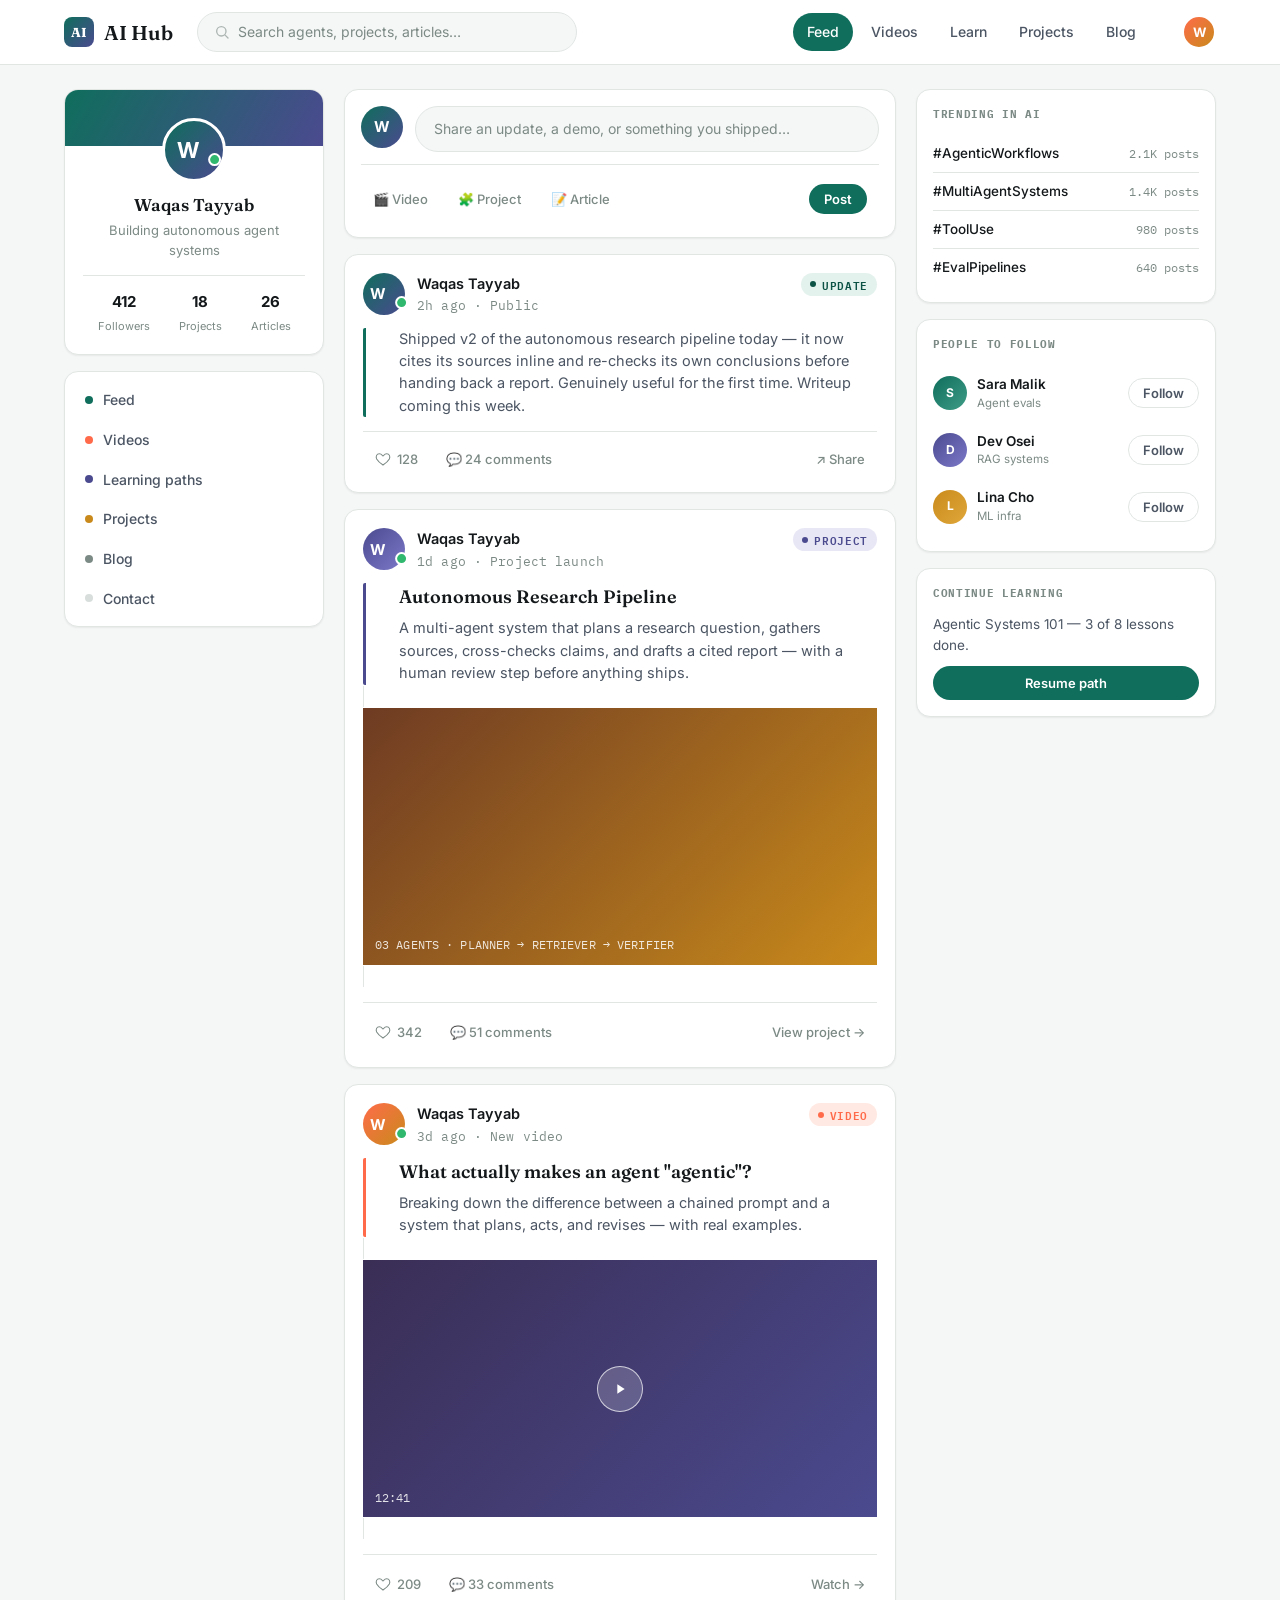
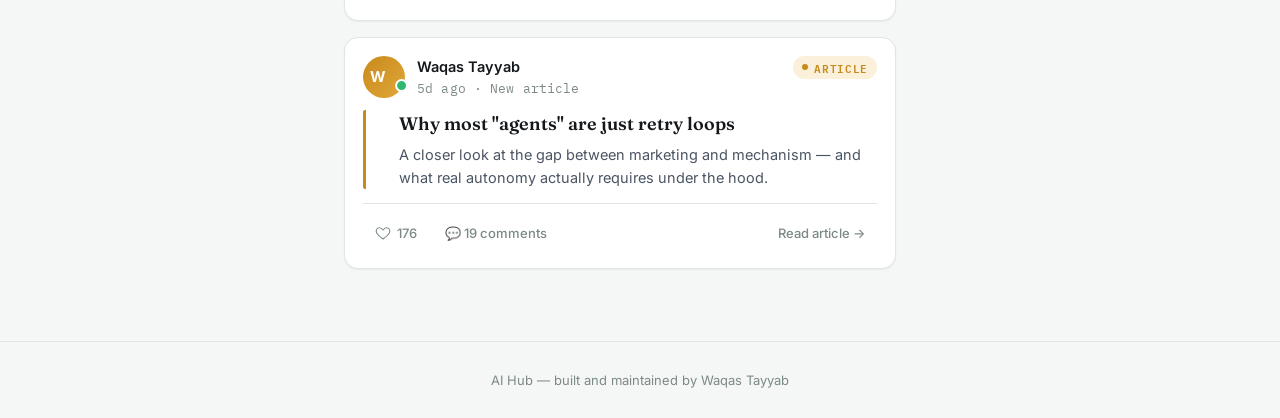
<file: index.html>
<!DOCTYPE html>
<html lang="en">
<head>
<meta charset="UTF-8">
<meta name="viewport" content="width=device-width, initial-scale=1.0">
<title>AI Hub — Feed</title>
<link rel="preconnect" href="https://fonts.googleapis.com">
<link href="https://fonts.googleapis.com/css2?family=Fraunces:wght@500;600;700&family=Inter:wght@400;500;600;700&family=IBM+Plex+Mono:wght@500;600&display=swap" rel="stylesheet">
<link rel="stylesheet" href="css/style.css">
<style>
  .layout{
    display: grid;
    grid-template-columns: 260px minmax(0,1fr) 300px;
    gap: 20px;
    align-items: start;
  }
  /* Left rail */
  .profile-card{ text-align: center; overflow: hidden; }
  .profile-cover{ height: 56px; background: linear-gradient(120deg, var(--primary), var(--indigo)); }
  .profile-body{ padding: 0 18px 18px; margin-top: -28px; }
  .profile-avatar{
    width: 64px; height: 64px; border-radius: 50%; margin: 0 auto 10px;
    border: 3px solid var(--surface); font-size: 22px;
  }
  .profile-name{ font-family: 'Fraunces', serif; font-weight: 600; font-size: 17px; }
  .profile-role{ color: var(--muted); font-size: 13px; margin-top: 2px; }
  .profile-stats{
    display: flex; justify-content: space-around;
    margin-top: 14px; padding-top: 14px; border-top: 1px solid var(--border);
    text-align: center;
  }
  .profile-stats div strong{ display: block; font-size: 15px; }
  .profile-stats div span{ font-size: 11px; color: var(--muted); }
  .rail-nav{ padding: 8px; }
  .rail-nav li a{
    display: flex; align-items: center; gap: 10px;
    padding: 9px 12px; border-radius: var(--radius-sm);
    font-size: 14px; font-weight: 500; color: var(--ink-soft);
  }
  .rail-nav li a:hover{ background: var(--bg); color: var(--ink); }
  .rail-nav li a .dot{ width: 8px; height: 8px; border-radius: 50%; flex-shrink: 0; }

  /* Composer */
  .composer{ padding: 16px; }
  .composer-row{ display: flex; gap: 12px; }
  .composer-input{
    flex: 1; background: var(--bg); border: 1px solid var(--border);
    border-radius: 999px; padding: 11px 18px; color: var(--muted); font-size: 14px;
  }
  .composer-actions{
    display: flex; gap: 6px; margin-top: 12px; padding-top: 12px;
    border-top: 1px solid var(--border);
  }
  .composer-chip{
    display: flex; align-items: center; gap: 6px;
    font-size: 13px; font-weight: 500; color: var(--muted);
    padding: 7px 12px; border-radius: var(--radius-sm);
  }
  .composer-chip:hover{ background: var(--bg); }

  /* Feed */
  .feed{ display: flex; flex-direction: column; gap: 16px; }
  .post{ padding: 18px; }
  .post-head{ display: flex; gap: 12px; align-items: flex-start; }
  .post-head .avatar{ width: 42px; height: 42px; font-size: 15px; }
  .post-meta-name{ font-weight: 600; font-size: 14.5px; }
  .post-meta-sub{ font-size: 12.5px; color: var(--muted); margin-top: 1px; }
  .post-body{ margin: 12px 0 0 0; padding-left: 15px; font-size: 14.5px; }
  .post-body h3{ margin: 4px 0 6px; font-family: 'Fraunces', serif; font-size: 18px; font-weight: 600; }
  .post-body p{ margin: 0; color: var(--ink-soft); }
  .post-media{
    margin-top: 12px; border-radius: var(--radius-sm); overflow: hidden;
    border: 1px solid var(--border);
  }
  .thumb{
    aspect-ratio: 16/8; display: flex; align-items: center; justify-content: center;
    position: relative; color: #fff;
  }
  .thumb-code{ background: linear-gradient(135deg, #1B2A29, #0F6E5C); }
  .thumb-video{ background: linear-gradient(135deg, #3A2E55, #4B4A8F); }
  .thumb-project{ background: linear-gradient(135deg, #6E3B23, #C98A1B); }
  .thumb-caption{
    position: absolute; bottom: 10px; left: 12px; right: 12px;
    font-family: 'IBM Plex Mono', monospace; font-size: 12px; opacity: 0.85;
  }
  .play-btn{
    width: 46px; height: 46px; border-radius: 50%;
    background: rgba(255,255,255,0.18); border: 1.5px solid rgba(255,255,255,0.7);
    display: flex; align-items: center; justify-content: center;
  }
  .post-footer{
    display: flex; align-items: center; gap: 4px;
    margin-top: 14px; padding-top: 12px; border-top: 1px solid var(--border);
  }
  .post-action{
    display: flex; align-items: center; gap: 6px;
    font-size: 13px; font-weight: 500; color: var(--muted);
    padding: 7px 12px; border-radius: var(--radius-sm); background: none; border: none;
  }
  .post-action:hover{ background: var(--bg); color: var(--ink); }
  .post-action.liked{ color: var(--accent); }
  .post-action svg{ width: 16px; height: 16px; }

  /* Right rail */
  .widget{ padding: 16px; }
  .widget h4{
    font-family: 'IBM Plex Mono', monospace; font-size: 11px; text-transform: uppercase;
    letter-spacing: 0.06em; color: var(--muted); margin: 0 0 12px;
  }
  .trend-item{ display: flex; justify-content: space-between; align-items: baseline; padding: 8px 0; border-bottom: 1px solid var(--border); }
  .trend-item:last-child{ border-bottom: none; }
  .trend-item .name{ font-size: 13.5px; font-weight: 500; }
  .trend-item .count{ font-size: 11.5px; color: var(--muted); font-family: 'IBM Plex Mono', monospace; }
  .suggest-item{ display: flex; align-items: center; gap: 10px; padding: 9px 0; }
  .suggest-item .avatar{ width: 34px; height: 34px; font-size: 12px; }
  .suggest-item .name{ font-size: 13.5px; font-weight: 600; }
  .suggest-item .role{ font-size: 11.5px; color: var(--muted); }
  .suggest-item .btn{ margin-left: auto; }

  @media (max-width: 980px){
    .layout{ grid-template-columns: 1fr; }
    .left-rail, .right-rail{ display: none; }
  }
</style>
</head>
<body>

<nav class="topnav">
  <div class="topnav-inner">
    <a href="index.html" class="brand"><span class="brand-mark">AI</span> AI Hub</a>
    <div class="nav-search">
      <svg width="16" height="16" viewBox="0 0 24 24" fill="none"><circle cx="11" cy="11" r="7" stroke="currentColor" stroke-width="2"/><path d="M21 21l-4.3-4.3" stroke="currentColor" stroke-width="2" stroke-linecap="round"/></svg>
      Search agents, projects, articles…
    </div>
    <div class="nav-links">
      <a href="index.html" class="nav-link active">Feed</a>
      <a href="videos.html" class="nav-link">Videos</a>
      <a href="learning.html" class="nav-link">Learn</a>
      <a href="projects.html" class="nav-link">Projects</a>
      <a href="blog.html" class="nav-link">Blog</a>
    </div>
    <div class="nav-avatar">W</div>
    <button class="nav-toggle" aria-label="Menu" aria-expanded="false"><span></span><span></span><span></span></button>
  </div>
</nav>

<main class="page">
  <div class="layout">

    <!-- LEFT RAIL -->
    <aside class="left-rail" style="display:flex; flex-direction:column; gap:16px;">
      <div class="card profile-card">
        <div class="profile-cover"></div>
        <div class="profile-body">
          <div class="avatar profile-avatar online" style="margin-inline:auto;">W</div>
          <div class="profile-name">Waqas Tayyab</div>
          <div class="profile-role">Building autonomous agent systems</div>
          <div class="profile-stats">
            <div><strong>412</strong><span>Followers</span></div>
            <div><strong>18</strong><span>Projects</span></div>
            <div><strong>26</strong><span>Articles</span></div>
          </div>
        </div>
      </div>

      <nav class="card rail-nav">
        <ul>
          <li><a href="index.html"><span class="dot" style="background:var(--primary)"></span> Feed</a></li>
          <li><a href="videos.html"><span class="dot" style="background:var(--accent)"></span> Videos</a></li>
          <li><a href="learning.html"><span class="dot" style="background:var(--indigo)"></span> Learning paths</a></li>
          <li><a href="projects.html"><span class="dot" style="background:var(--amber)"></span> Projects</a></li>
          <li><a href="blog.html"><span class="dot" style="background:var(--muted)"></span> Blog</a></li>
          <li><a href="contact.html"><span class="dot" style="background:var(--line)"></span> Contact</a></li>
        </ul>
      </nav>
    </aside>

    <!-- CENTER FEED -->
    <section>
      <div class="card composer">
        <div class="composer-row">
          <div class="avatar" style="width:42px;height:42px;font-size:15px;">W</div>
          <div class="composer-input">Share an update, a demo, or something you shipped…</div>
        </div>
        <div class="composer-actions">
          <div class="composer-chip">🎬 Video</div>
          <div class="composer-chip">🧩 Project</div>
          <div class="composer-chip">📝 Article</div>
          <div class="composer-chip" style="margin-left:auto;"><button class="btn btn-primary btn-sm">Post</button></div>
        </div>
      </div>

      <div class="feed" style="margin-top:16px;">

        <!-- Post: Update -->
        <article class="card post">
          <div class="post-head">
            <div class="avatar online">W</div>
            <div>
              <div class="post-meta-name">Waqas Tayyab</div>
              <div class="post-meta-sub mono">2h ago · Public</div>
            </div>
            <span class="tag" data-type="update" style="margin-left:auto;"><span class="tag-dot"></span>Update</span>
          </div>
          <div class="signal" data-type="update">
            <div class="post-body">
              <p>Shipped v2 of the autonomous research pipeline today — it now cites its sources inline and re-checks its own conclusions before handing back a report. Genuinely useful for the first time. Writeup coming this week.</p>
            </div>
          </div>
          <div class="post-footer">
            <button class="post-action" data-like>
              <svg viewBox="0 0 24 24" fill="none"><path d="M12 21s-7-4.5-9.5-9C.7 8.2 2.6 4 6.5 4c2 0 3.4 1.1 4.2 2.3.4.6.8 1.3 1.3 1.3s.9-.7 1.3-1.3C14.1 5.1 15.5 4 17.5 4 21.4 4 23.3 8.2 21.5 12c-2.5 4.5-9.5 9-9.5 9z" stroke="currentColor" stroke-width="1.6"/></svg>
              <span data-like-count>128</span>
            </button>
            <button class="post-action">💬 24 comments</button>
            <button class="post-action" style="margin-left:auto;">↗ Share</button>
          </div>
        </article>

        <!-- Post: Project -->
        <article class="card post">
          <div class="post-head">
            <div class="avatar online" style="background:linear-gradient(135deg,var(--indigo),#7C79C9);">W</div>
            <div>
              <div class="post-meta-name">Waqas Tayyab</div>
              <div class="post-meta-sub mono">1d ago · Project launch</div>
            </div>
            <span class="tag" data-type="project" style="margin-left:auto;"><span class="tag-dot"></span>Project</span>
          </div>
          <div class="signal" data-type="project">
            <div class="post-body">
              <h3>Autonomous Research Pipeline</h3>
              <p>A multi-agent system that plans a research question, gathers sources, cross-checks claims, and drafts a cited report — with a human review step before anything ships.</p>
            </div>
          </div>
          <a href="project-autonomous-research-pipeline.html" class="post-media">
            <div class="thumb thumb-project">
              <span class="mono thumb-caption">03 AGENTS · PLANNER → RETRIEVER → VERIFIER</span>
            </div>
          </a>
          <div class="post-footer">
            <button class="post-action" data-like>
              <svg viewBox="0 0 24 24" fill="none"><path d="M12 21s-7-4.5-9.5-9C.7 8.2 2.6 4 6.5 4c2 0 3.4 1.1 4.2 2.3.4.6.8 1.3 1.3 1.3s.9-.7 1.3-1.3C14.1 5.1 15.5 4 17.5 4 21.4 4 23.3 8.2 21.5 12c-2.5 4.5-9.5 9-9.5 9z" stroke="currentColor" stroke-width="1.6"/></svg>
              <span data-like-count>342</span>
            </button>
            <button class="post-action">💬 51 comments</button>
            <a href="project-autonomous-research-pipeline.html" class="post-action" style="margin-left:auto;">View project →</a>
          </div>
        </article>

        <!-- Post: Video -->
        <article class="card post">
          <div class="post-head">
            <div class="avatar online" style="background:linear-gradient(135deg,var(--accent),var(--amber));">W</div>
            <div>
              <div class="post-meta-name">Waqas Tayyab</div>
              <div class="post-meta-sub mono">3d ago · New video</div>
            </div>
            <span class="tag" data-type="video" style="margin-left:auto;"><span class="tag-dot"></span>Video</span>
          </div>
          <div class="signal" data-type="video">
            <div class="post-body">
              <h3>What actually makes an agent "agentic"?</h3>
              <p>Breaking down the difference between a chained prompt and a system that plans, acts, and revises — with real examples.</p>
            </div>
          </div>
          <a href="videos.html" class="post-media">
            <div class="thumb thumb-video">
              <div class="play-btn">
                <svg width="16" height="16" viewBox="0 0 24 24" fill="white"><path d="M8 5v14l11-7z"/></svg>
              </div>
              <span class="mono thumb-caption">12:41</span>
            </div>
          </a>
          <div class="post-footer">
            <button class="post-action" data-like>
              <svg viewBox="0 0 24 24" fill="none"><path d="M12 21s-7-4.5-9.5-9C.7 8.2 2.6 4 6.5 4c2 0 3.4 1.1 4.2 2.3.4.6.8 1.3 1.3 1.3s.9-.7 1.3-1.3C14.1 5.1 15.5 4 17.5 4 21.4 4 23.3 8.2 21.5 12c-2.5 4.5-9.5 9-9.5 9z" stroke="currentColor" stroke-width="1.6"/></svg>
              <span data-like-count>209</span>
            </button>
            <button class="post-action">💬 33 comments</button>
            <a href="videos.html" class="post-action" style="margin-left:auto;">Watch →</a>
          </div>
        </article>

        <!-- Post: Article -->
        <article class="card post">
          <div class="post-head">
            <div class="avatar online" style="background:linear-gradient(135deg,var(--amber),#E0A73A);">W</div>
            <div>
              <div class="post-meta-name">Waqas Tayyab</div>
              <div class="post-meta-sub mono">5d ago · New article</div>
            </div>
            <span class="tag" data-type="article" style="margin-left:auto;"><span class="tag-dot"></span>Article</span>
          </div>
          <div class="signal" data-type="article">
            <div class="post-body">
              <h3>Why most "agents" are just retry loops</h3>
              <p>A closer look at the gap between marketing and mechanism — and what real autonomy actually requires under the hood.</p>
            </div>
          </div>
          <div class="post-footer">
            <button class="post-action" data-like>
              <svg viewBox="0 0 24 24" fill="none"><path d="M12 21s-7-4.5-9.5-9C.7 8.2 2.6 4 6.5 4c2 0 3.4 1.1 4.2 2.3.4.6.8 1.3 1.3 1.3s.9-.7 1.3-1.3C14.1 5.1 15.5 4 17.5 4 21.4 4 23.3 8.2 21.5 12c-2.5 4.5-9.5 9-9.5 9z" stroke="currentColor" stroke-width="1.6"/></svg>
              <span data-like-count>176</span>
            </button>
            <button class="post-action">💬 19 comments</button>
            <a href="blog.html" class="post-action" style="margin-left:auto;">Read article →</a>
          </div>
        </article>

      </div>
    </section>

    <!-- RIGHT RAIL -->
    <aside class="right-rail" style="display:flex; flex-direction:column; gap:16px;">
      <div class="card widget">
        <h4>Trending in AI</h4>
        <div class="trend-item"><span class="name">#AgenticWorkflows</span><span class="count">2.1K posts</span></div>
        <div class="trend-item"><span class="name">#MultiAgentSystems</span><span class="count">1.4K posts</span></div>
        <div class="trend-item"><span class="name">#ToolUse</span><span class="count">980 posts</span></div>
        <div class="trend-item"><span class="name">#EvalPipelines</span><span class="count">640 posts</span></div>
      </div>

      <div class="card widget">
        <h4>People to follow</h4>
        <div class="suggest-item">
          <div class="avatar" style="background:linear-gradient(135deg,var(--primary),#3E9C86);">S</div>
          <div><div class="name">Sara Malik</div><div class="role">Agent evals</div></div>
          <button class="btn btn-ghost btn-sm">Follow</button>
        </div>
        <div class="suggest-item">
          <div class="avatar" style="background:linear-gradient(135deg,var(--indigo),#7C79C9);">D</div>
          <div><div class="name">Dev Osei</div><div class="role">RAG systems</div></div>
          <button class="btn btn-ghost btn-sm">Follow</button>
        </div>
        <div class="suggest-item">
          <div class="avatar" style="background:linear-gradient(135deg,var(--amber),#E0A73A);">L</div>
          <div><div class="name">Lina Cho</div><div class="role">ML infra</div></div>
          <button class="btn btn-ghost btn-sm">Follow</button>
        </div>
      </div>

      <div class="card widget">
        <h4>Continue learning</h4>
        <p style="font-size:13.5px; color:var(--ink-soft); margin:0 0 10px;">Agentic Systems 101 — 3 of 8 lessons done.</p>
        <a href="learning.html" class="btn btn-primary btn-sm" style="width:100%;">Resume path</a>
      </div>
    </aside>

  </div>
</main>

<footer class="site-footer">AI Hub — built and maintained by Waqas Tayyab</footer>

<script src="js/app.js"></script>
</body>
</html>
</file>
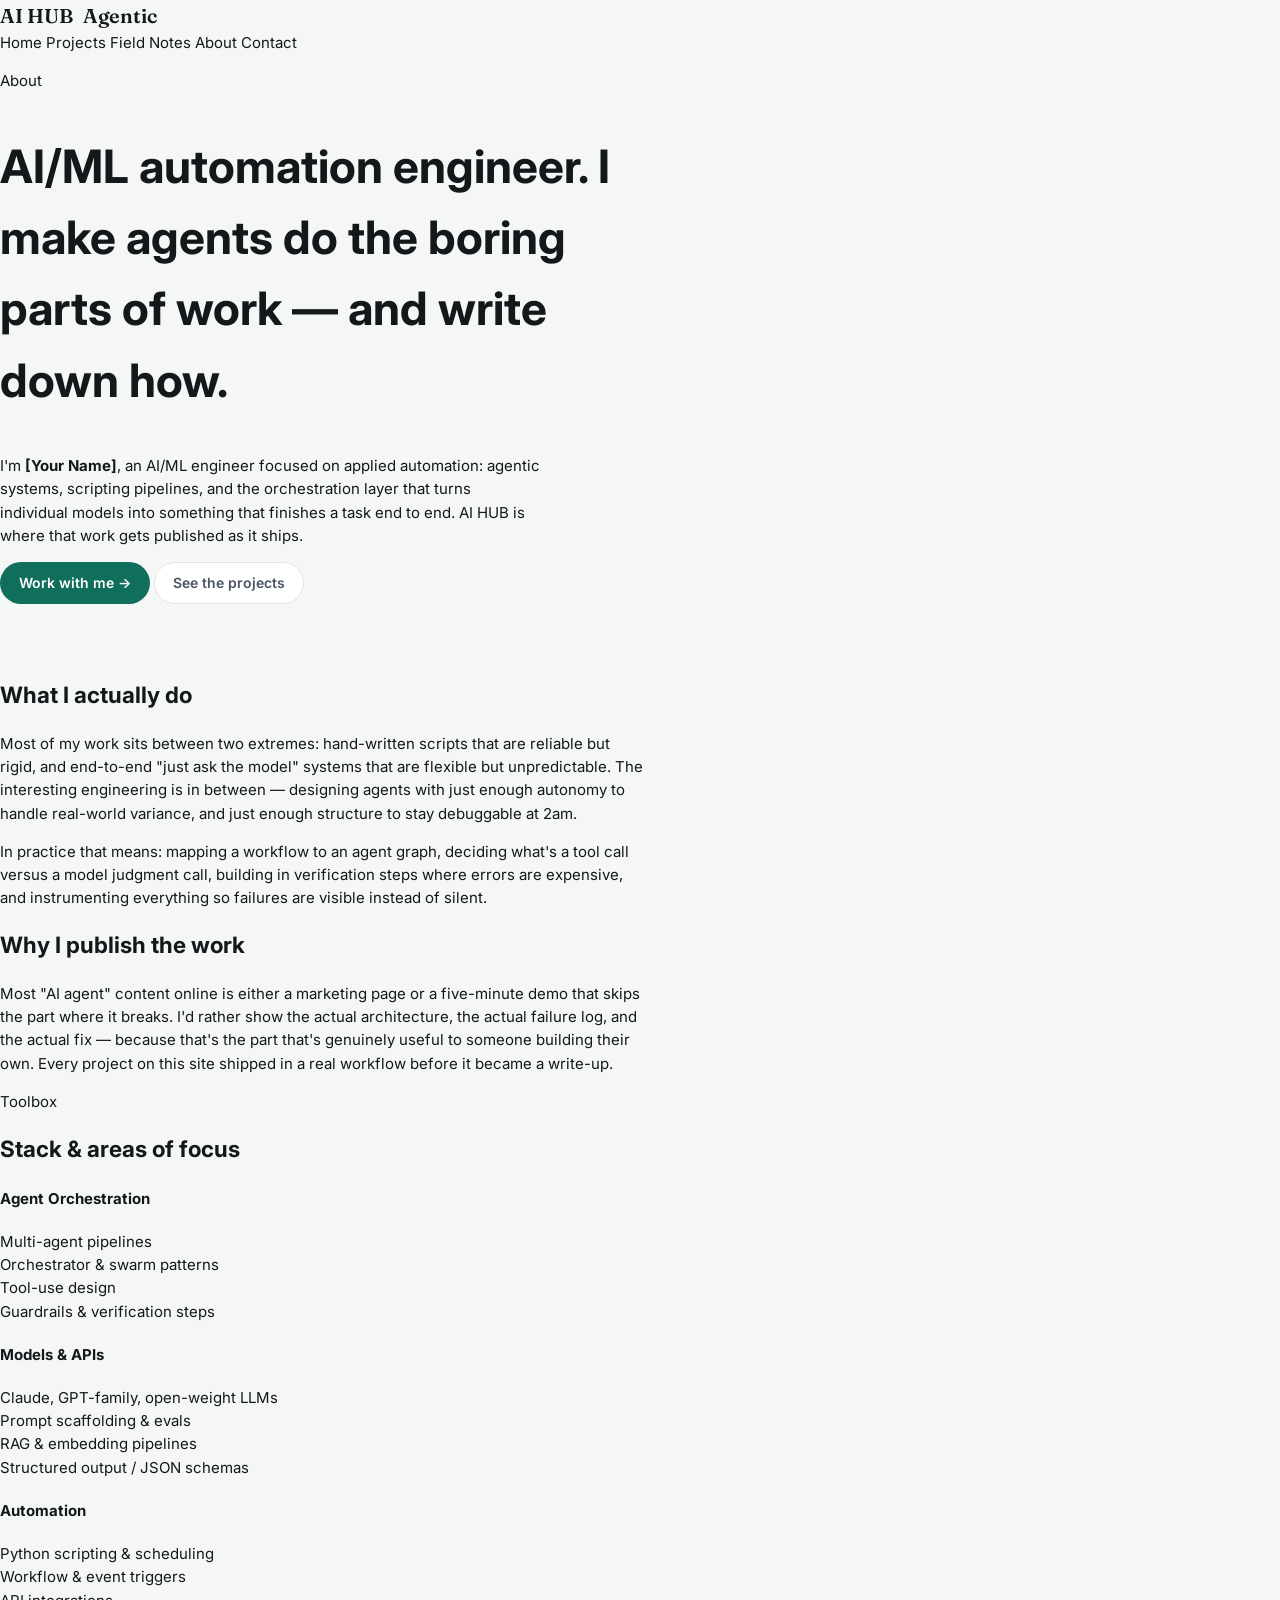
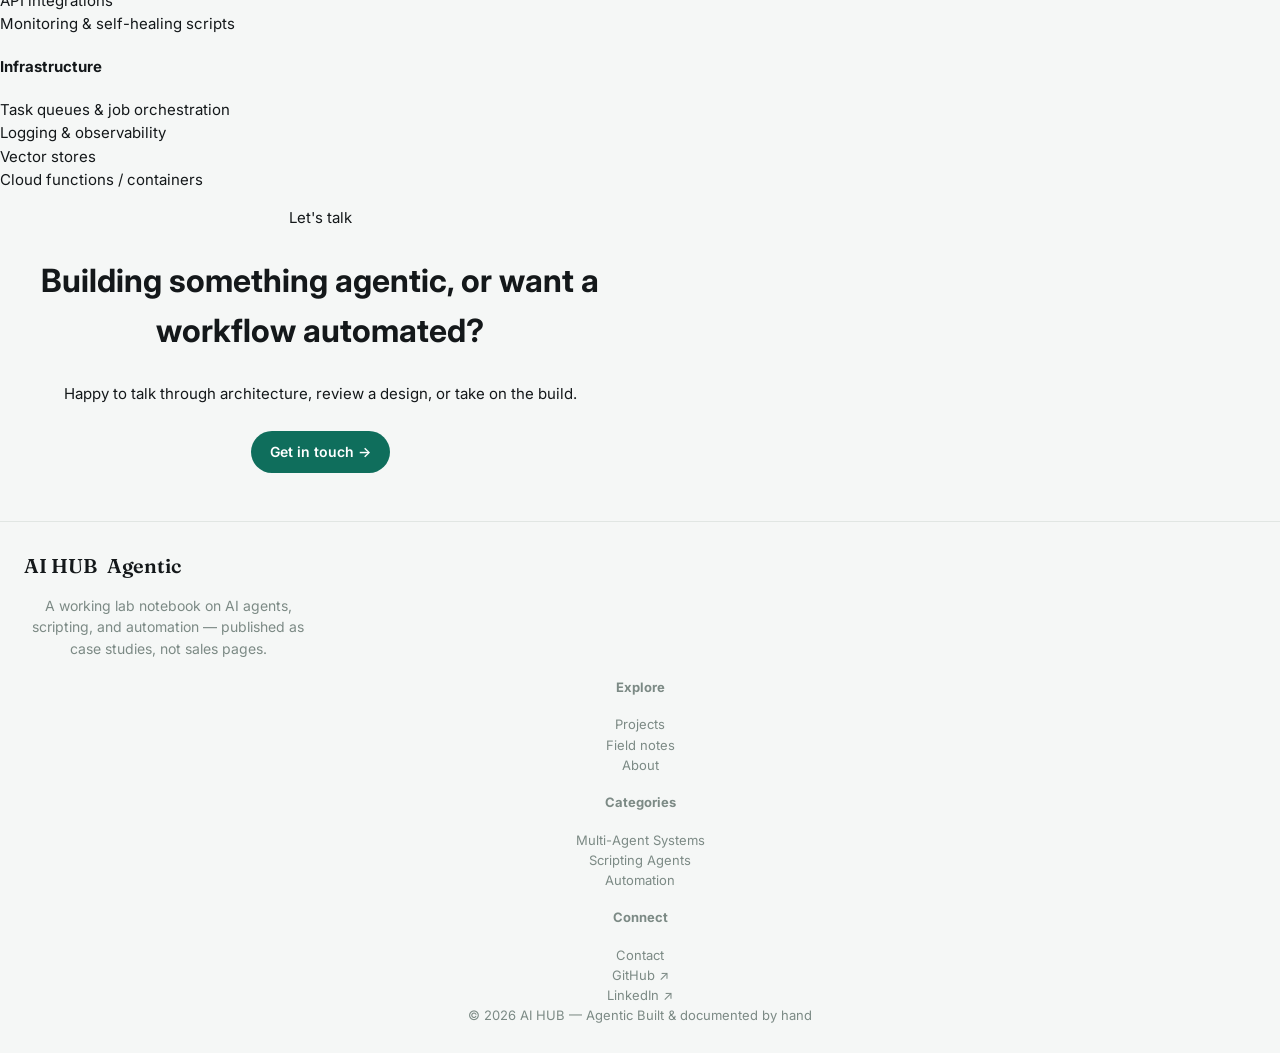
<file: about.html>
<!DOCTYPE html>
<html lang="en">
<head>
<meta charset="UTF-8">
<meta name="viewport" content="width=device-width, initial-scale=1.0">
<title>About — AI HUB Agentic</title>
<meta name="description" content="AI/ML automation engineer building and documenting agentic systems in the open.">
<link rel="preconnect" href="https://fonts.googleapis.com">
<link href="https://fonts.googleapis.com/css2?family=Fraunces:ital,opsz,wght@0,9..144,400;0,9..144,500;0,9..144,600;1,9..144,500&family=Inter:wght@400;500;600&family=JetBrains+Mono:wght@400;500&display=swap" rel="stylesheet">
<link rel="stylesheet" href="css/style.css">
</head>
<body>

<header class="site-header">
  <div class="wrap">
    <a href="index.html" class="brand">AI HUB <span class="brand-tag">Agentic</span></a>
    <nav class="main-nav">
      <a href="index.html">Home</a>
      <a href="projects.html">Projects</a>
      <a href="blog.html">Field Notes</a>
      <a href="about.html" class="active">About</a>
      <a href="contact.html">Contact</a>
    </nav>
    <button class="nav-toggle" aria-label="Toggle menu" aria-expanded="false"><span></span></button>
  </div>
</header>

<section class="hero" style="padding-bottom:56px;">
  <div class="wrap" style="grid-template-columns: 1fr;">
    <div style="max-width:70ch;">
      <p class="eyebrow">About</p>
      <h1 style="font-size:clamp(30px,4.4vw,46px);">AI/ML automation engineer. I make agents do the boring parts of work — and write down how.</h1>
      <p class="lede" style="max-width:60ch;">I'm <strong>[Your Name]</strong>, an AI/ML engineer focused on applied automation: agentic systems, scripting pipelines, and the orchestration layer that turns individual models into something that finishes a task end to end. AI HUB is where that work gets published as it ships.</p>
      <div class="cta-row">
        <a href="contact.html" class="btn btn-primary">Work with me →</a>
        <a href="projects.html" class="btn btn-ghost">See the projects</a>
      </div>
    </div>
  </div>
</section>

<section class="section-alt">
  <div class="wrap prose" style="max-width:72ch;">
    <h2>What I actually do</h2>
    <p>Most of my work sits between two extremes: hand-written scripts that are reliable but rigid, and end-to-end "just ask the model" systems that are flexible but unpredictable. The interesting engineering is in between — designing agents with just enough autonomy to handle real-world variance, and just enough structure to stay debuggable at 2am.</p>
    <p>In practice that means: mapping a workflow to an agent graph, deciding what's a tool call versus a model judgment call, building in verification steps where errors are expensive, and instrumenting everything so failures are visible instead of silent.</p>

    <h2>Why I publish the work</h2>
    <p>Most "AI agent" content online is either a marketing page or a five-minute demo that skips the part where it breaks. I'd rather show the actual architecture, the actual failure log, and the actual fix — because that's the part that's genuinely useful to someone building their own. Every project on this site shipped in a real workflow before it became a write-up.</p>
  </div>
</section>

<section>
  <div class="wrap">
    <div class="section-head">
      <div>
        <p class="eyebrow">Toolbox</p>
        <h2>Stack &amp; areas of focus</h2>
      </div>
    </div>
    <div class="stack-grid">
      <div class="stack-cell">
        <h4>Agent Orchestration</h4>
        <ul>
          <li>Multi-agent pipelines</li>
          <li>Orchestrator &amp; swarm patterns</li>
          <li>Tool-use design</li>
          <li>Guardrails &amp; verification steps</li>
        </ul>
      </div>
      <div class="stack-cell">
        <h4>Models &amp; APIs</h4>
        <ul>
          <li>Claude, GPT-family, open-weight LLMs</li>
          <li>Prompt scaffolding &amp; evals</li>
          <li>RAG &amp; embedding pipelines</li>
          <li>Structured output / JSON schemas</li>
        </ul>
      </div>
      <div class="stack-cell">
        <h4>Automation</h4>
        <ul>
          <li>Python scripting &amp; scheduling</li>
          <li>Workflow &amp; event triggers</li>
          <li>API integrations</li>
          <li>Monitoring &amp; self-healing scripts</li>
        </ul>
      </div>
      <div class="stack-cell">
        <h4>Infrastructure</h4>
        <ul>
          <li>Task queues &amp; job orchestration</li>
          <li>Logging &amp; observability</li>
          <li>Vector stores</li>
          <li>Cloud functions / containers</li>
        </ul>
      </div>
    </div>
  </div>
</section>

<section class="section-alt">
  <div class="wrap" style="text-align:center; max-width:640px;">
    <p class="eyebrow" style="justify-content:center;">Let's talk</p>
    <h2 style="font-size:clamp(24px,3.4vw,32px);">Building something agentic, or want a workflow automated?</h2>
    <p style="margin-bottom:26px;">Happy to talk through architecture, review a design, or take on the build.</p>
    <a href="contact.html" class="btn btn-primary">Get in touch →</a>
  </div>
</section>

<footer class="site-footer">
  <div class="wrap">
    <div class="footer-grid">
      <div>
        <div class="brand" style="margin-bottom:12px;">AI HUB <span class="brand-tag">Agentic</span></div>
        <p style="font-size:14px; max-width:32ch;">A working lab notebook on AI agents, scripting, and automation — published as case studies, not sales pages.</p>
      </div>
      <div>
        <h4>Explore</h4>
        <ul>
          <li><a href="projects.html">Projects</a></li>
          <li><a href="blog.html">Field notes</a></li>
          <li><a href="about.html">About</a></li>
        </ul>
      </div>
      <div>
        <h4>Categories</h4>
        <ul>
          <li><a href="projects.html">Multi-Agent Systems</a></li>
          <li><a href="projects.html">Scripting Agents</a></li>
          <li><a href="projects.html">Automation</a></li>
        </ul>
      </div>
      <div>
        <h4>Connect</h4>
        <ul>
          <li><a href="contact.html">Contact</a></li>
          <li><a href="https://github.com" target="_blank" rel="noopener">GitHub ↗</a></li>
          <li><a href="https://linkedin.com" target="_blank" rel="noopener">LinkedIn ↗</a></li>
        </ul>
      </div>
    </div>
    <div class="footer-bottom">
      <span>© 2026 AI HUB — Agentic</span>
      <span>Built &amp; documented by hand</span>
    </div>
  </div>
</footer>

<script src="js/main.js"></script>
</body>
</html>
</file>
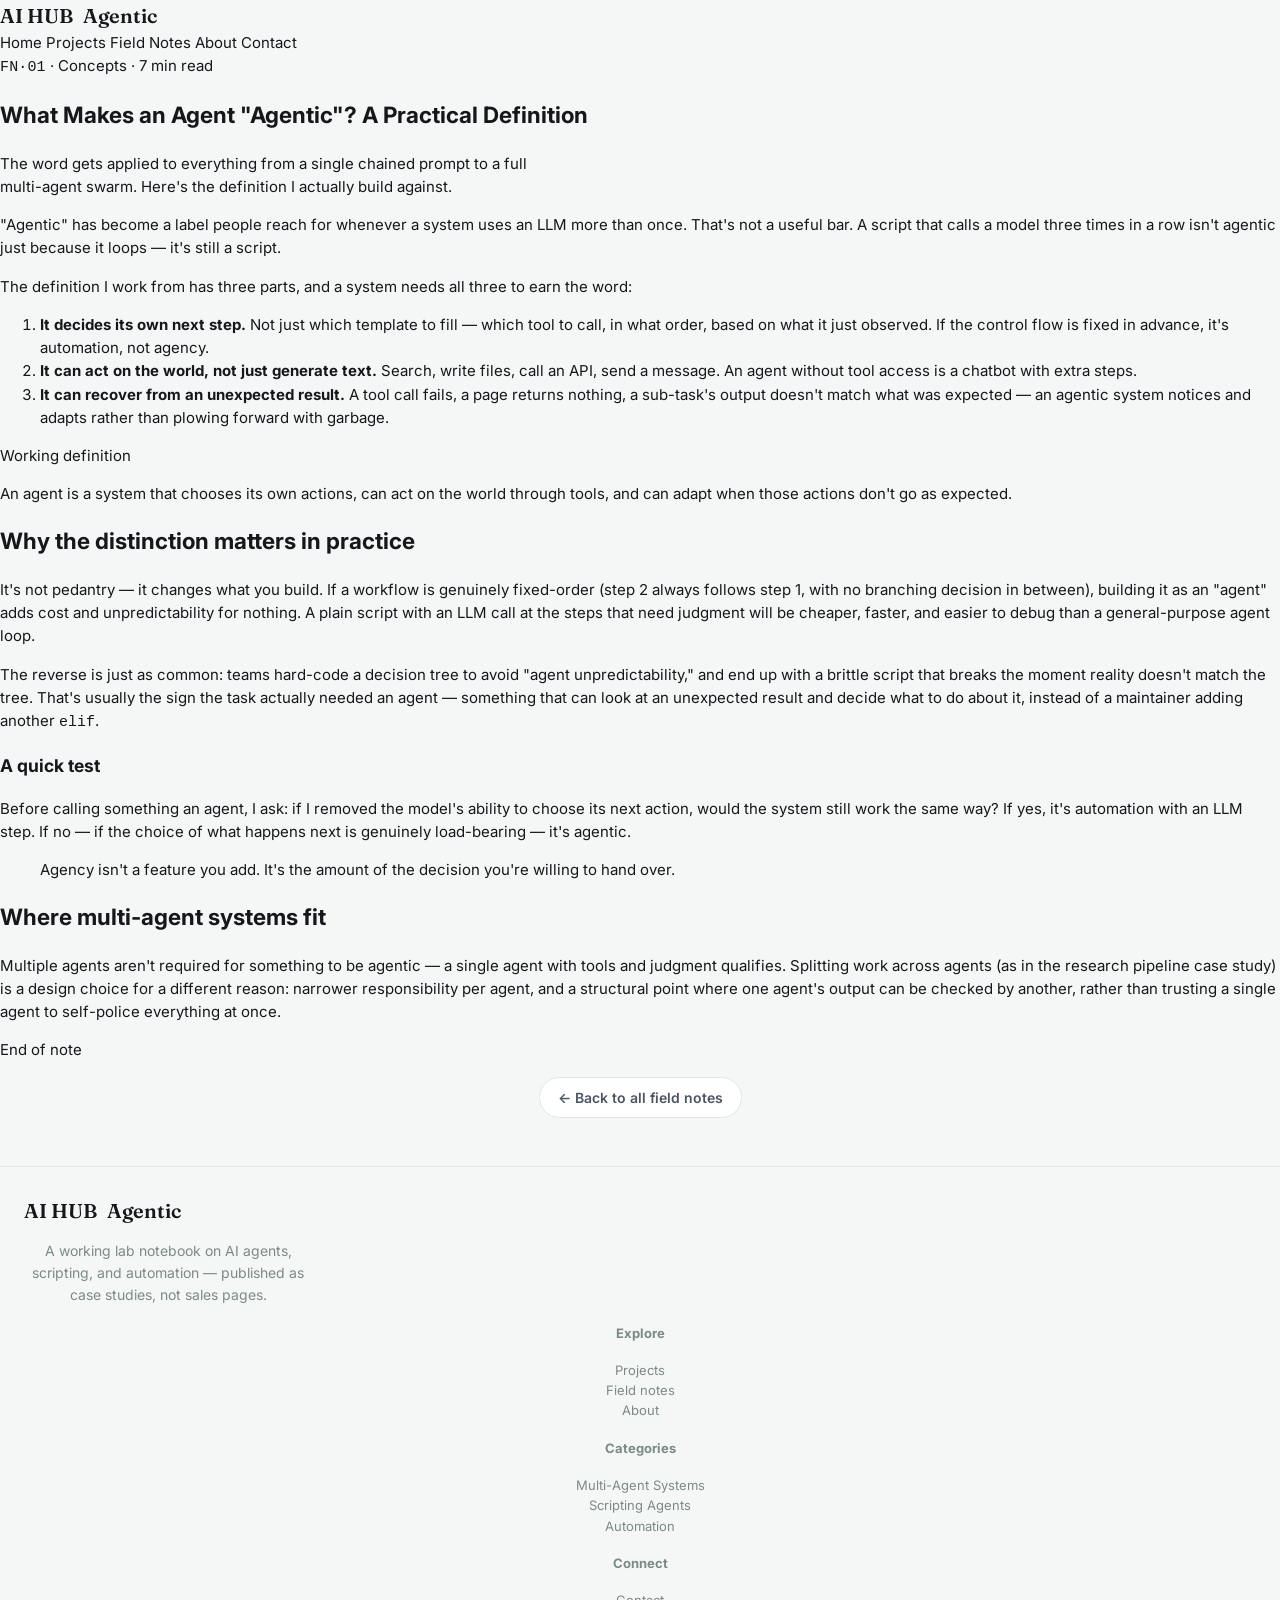
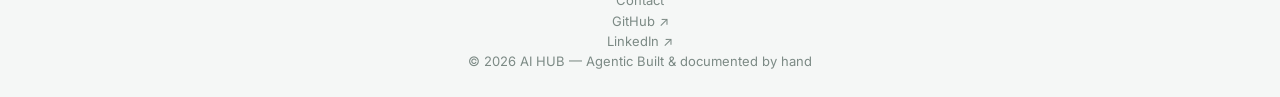
<file: article-what-makes-agent-agentic.html>
<!DOCTYPE html>
<html lang="en">
<head>
<meta charset="UTF-8">
<meta name="viewport" content="width=device-width, initial-scale=1.0">
<title>What Makes an Agent "Agentic"? — AI HUB Agentic</title>
<meta name="description" content="A practical, non-hype definition of agentic AI systems, and where the line to plain automation actually sits.">
<link rel="preconnect" href="https://fonts.googleapis.com">
<link href="https://fonts.googleapis.com/css2?family=Fraunces:ital,opsz,wght@0,9..144,400;0,9..144,500;0,9..144,600;1,9..144,500&family=Inter:wght@400;500;600&family=JetBrains+Mono:wght@400;500&display=swap" rel="stylesheet">
<link rel="stylesheet" href="css/style.css">
</head>
<body>

<header class="site-header">
  <div class="wrap">
    <a href="index.html" class="brand">AI HUB <span class="brand-tag">Agentic</span></a>
    <nav class="main-nav">
      <a href="index.html">Home</a>
      <a href="projects.html">Projects</a>
      <a href="blog.html" class="active">Field Notes</a>
      <a href="about.html">About</a>
      <a href="contact.html">Contact</a>
    </nav>
    <button class="nav-toggle" aria-label="Toggle menu" aria-expanded="false"><span></span></button>
  </div>
</header>

<section class="article-head">
  <div class="wrap">
    <div class="article-meta">
      <span class="mono">FN·01</span>
      <span>·</span>
      <span>Concepts</span>
      <span>·</span>
      <span>7 min read</span>
    </div>
    <h1>What Makes an Agent "Agentic"? A Practical Definition</h1>
    <p class="lede" style="max-width:60ch;">The word gets applied to everything from a single chained prompt to a full multi-agent swarm. Here's the definition I actually build against.</p>
  </div>
</section>

<section>
  <div class="wrap prose">

    <p>"Agentic" has become a label people reach for whenever a system uses an LLM more than once. That's not a useful bar. A script that calls a model three times in a row isn't agentic just because it loops — it's still a script.</p>

    <p>The definition I work from has three parts, and a system needs all three to earn the word:</p>

    <ol>
      <li><strong>It decides its own next step.</strong> Not just which template to fill — which tool to call, in what order, based on what it just observed. If the control flow is fixed in advance, it's automation, not agency.</li>
      <li><strong>It can act on the world, not just generate text.</strong> Search, write files, call an API, send a message. An agent without tool access is a chatbot with extra steps.</li>
      <li><strong>It can recover from an unexpected result.</strong> A tool call fails, a page returns nothing, a sub-task's output doesn't match what was expected — an agentic system notices and adapts rather than plowing forward with garbage.</li>
    </ol>

    <div class="callout">
      <span class="label">Working definition</span>
      <p>An agent is a system that chooses its own actions, can act on the world through tools, and can adapt when those actions don't go as expected.</p>
    </div>

    <h2>Why the distinction matters in practice</h2>
    <p>It's not pedantry — it changes what you build. If a workflow is genuinely fixed-order (step 2 always follows step 1, with no branching decision in between), building it as an "agent" adds cost and unpredictability for nothing. A plain script with an LLM call at the steps that need judgment will be cheaper, faster, and easier to debug than a general-purpose agent loop.</p>
    <p>The reverse is just as common: teams hard-code a decision tree to avoid "agent unpredictability," and end up with a brittle script that breaks the moment reality doesn't match the tree. That's usually the sign the task actually needed an agent — something that can look at an unexpected result and decide what to do about it, instead of a maintainer adding another <code>elif</code>.</p>

    <h3>A quick test</h3>
    <p>Before calling something an agent, I ask: if I removed the model's ability to choose its next action, would the system still work the same way? If yes, it's automation with an LLM step. If no — if the choice of what happens next is genuinely load-bearing — it's agentic.</p>

    <blockquote>Agency isn't a feature you add. It's the amount of the decision you're willing to hand over.</blockquote>

    <h2>Where multi-agent systems fit</h2>
    <p>Multiple agents aren't required for something to be agentic — a single agent with tools and judgment qualifies. Splitting work across agents (as in the <a href="project-autonomous-research-pipeline.html">research pipeline case study</a>) is a design choice for a different reason: narrower responsibility per agent, and a structural point where one agent's output can be checked by another, rather than trusting a single agent to self-police everything at once.</p>

    <div class="divider-row"><div class="line"></div><span>End of note</span><div class="line"></div></div>

    <p style="text-align:center;"><a href="blog.html" class="btn btn-ghost">← Back to all field notes</a></p>

  </div>
</section>

<footer class="site-footer">
  <div class="wrap">
    <div class="footer-grid">
      <div>
        <div class="brand" style="margin-bottom:12px;">AI HUB <span class="brand-tag">Agentic</span></div>
        <p style="font-size:14px; max-width:32ch;">A working lab notebook on AI agents, scripting, and automation — published as case studies, not sales pages.</p>
      </div>
      <div>
        <h4>Explore</h4>
        <ul>
          <li><a href="projects.html">Projects</a></li>
          <li><a href="blog.html">Field notes</a></li>
          <li><a href="about.html">About</a></li>
        </ul>
      </div>
      <div>
        <h4>Categories</h4>
        <ul>
          <li><a href="projects.html">Multi-Agent Systems</a></li>
          <li><a href="projects.html">Scripting Agents</a></li>
          <li><a href="projects.html">Automation</a></li>
        </ul>
      </div>
      <div>
        <h4>Connect</h4>
        <ul>
          <li><a href="contact.html">Contact</a></li>
          <li><a href="https://github.com" target="_blank" rel="noopener">GitHub ↗</a></li>
          <li><a href="https://linkedin.com" target="_blank" rel="noopener">LinkedIn ↗</a></li>
        </ul>
      </div>
    </div>
    <div class="footer-bottom">
      <span>© 2026 AI HUB — Agentic</span>
      <span>Built &amp; documented by hand</span>
    </div>
  </div>
</footer>

<script src="js/main.js"></script>
</body>
</html>
</file>
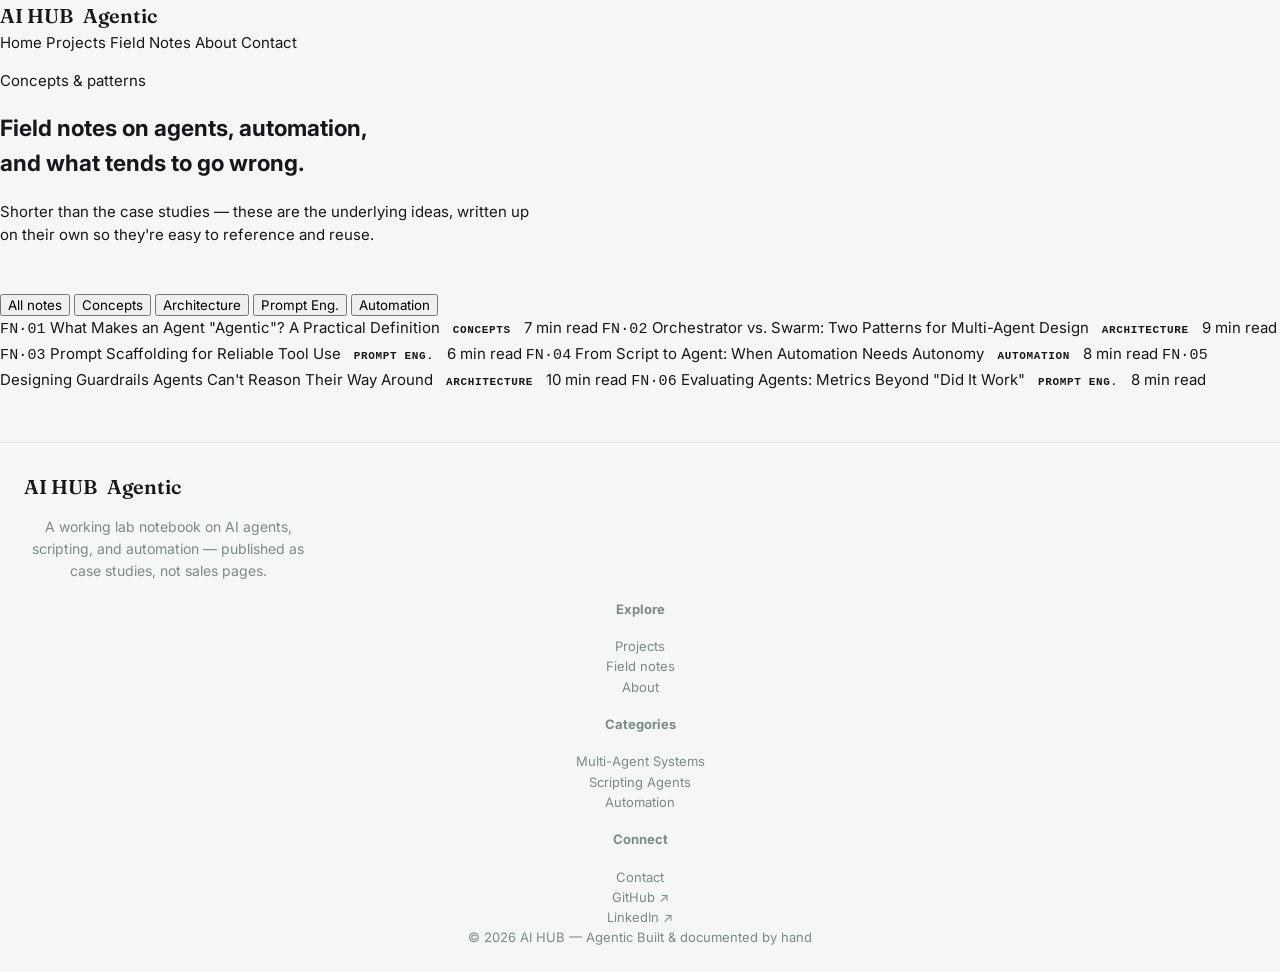
<file: blog.html>
<!DOCTYPE html>
<html lang="en">
<head>
<meta charset="UTF-8">
<meta name="viewport" content="width=device-width, initial-scale=1.0">
<title>Field Notes — AI HUB Agentic</title>
<meta name="description" content="Concepts, patterns, and lessons on AI agents, prompt engineering, and automation.">
<link rel="preconnect" href="https://fonts.googleapis.com">
<link href="https://fonts.googleapis.com/css2?family=Fraunces:ital,opsz,wght@0,9..144,400;0,9..144,500;0,9..144,600;1,9..144,500&family=Inter:wght@400;500;600&family=JetBrains+Mono:wght@400;500&display=swap" rel="stylesheet">
<link rel="stylesheet" href="css/style.css">
</head>
<body>

<header class="site-header">
  <div class="wrap">
    <a href="index.html" class="brand">AI HUB <span class="brand-tag">Agentic</span></a>
    <nav class="main-nav">
      <a href="index.html">Home</a>
      <a href="projects.html">Projects</a>
      <a href="blog.html" class="active">Field Notes</a>
      <a href="about.html">About</a>
      <a href="contact.html">Contact</a>
    </nav>
    <button class="nav-toggle" aria-label="Toggle menu" aria-expanded="false"><span></span></button>
  </div>
</header>

<section class="article-head" style="padding-bottom:32px;">
  <div class="wrap">
    <p class="eyebrow">Concepts &amp; patterns</p>
    <h1 style="max-width:26ch;">Field notes on agents, automation, and what tends to go wrong.</h1>
    <p class="lede" style="max-width:60ch;">Shorter than the case studies — these are the underlying ideas, written up on their own so they're easy to reference and reuse.</p>
  </div>
</section>

<section class="section-tight">
  <div class="wrap">
    <div class="filter-row">
      <button class="chip active" data-filter="all">All notes</button>
      <button class="chip" data-filter="concepts">Concepts</button>
      <button class="chip" data-filter="architecture">Architecture</button>
      <button class="chip" data-filter="prompting">Prompt Eng.</button>
      <button class="chip" data-filter="automation">Automation</button>
    </div>

    <div class="log-list">
      <a href="article-what-makes-agent-agentic.html" class="log-row" data-tags="concepts">
        <span class="num mono">FN·01</span>
        <span class="title">What Makes an Agent "Agentic"? A Practical Definition</span>
        <span class="tag">Concepts</span>
        <span class="meta">7 min read</span>
      </a>
      <a href="#" class="log-row" data-tags="architecture">
        <span class="num mono">FN·02</span>
        <span class="title">Orchestrator vs. Swarm: Two Patterns for Multi-Agent Design</span>
        <span class="tag">Architecture</span>
        <span class="meta">9 min read</span>
      </a>
      <a href="#" class="log-row" data-tags="prompting">
        <span class="num mono">FN·03</span>
        <span class="title">Prompt Scaffolding for Reliable Tool Use</span>
        <span class="tag">Prompt Eng.</span>
        <span class="meta">6 min read</span>
      </a>
      <a href="#" class="log-row" data-tags="automation">
        <span class="num mono">FN·04</span>
        <span class="title">From Script to Agent: When Automation Needs Autonomy</span>
        <span class="tag">Automation</span>
        <span class="meta">8 min read</span>
      </a>
      <a href="#" class="log-row" data-tags="architecture,concepts">
        <span class="num mono">FN·05</span>
        <span class="title">Designing Guardrails Agents Can't Reason Their Way Around</span>
        <span class="tag">Architecture</span>
        <span class="meta">10 min read</span>
      </a>
      <a href="#" class="log-row" data-tags="prompting,automation">
        <span class="num mono">FN·06</span>
        <span class="title">Evaluating Agents: Metrics Beyond "Did It Work"</span>
        <span class="tag">Prompt Eng.</span>
        <span class="meta">8 min read</span>
      </a>
    </div>
  </div>
</section>

<footer class="site-footer">
  <div class="wrap">
    <div class="footer-grid">
      <div>
        <div class="brand" style="margin-bottom:12px;">AI HUB <span class="brand-tag">Agentic</span></div>
        <p style="font-size:14px; max-width:32ch;">A working lab notebook on AI agents, scripting, and automation — published as case studies, not sales pages.</p>
      </div>
      <div>
        <h4>Explore</h4>
        <ul>
          <li><a href="projects.html">Projects</a></li>
          <li><a href="blog.html">Field notes</a></li>
          <li><a href="about.html">About</a></li>
        </ul>
      </div>
      <div>
        <h4>Categories</h4>
        <ul>
          <li><a href="projects.html">Multi-Agent Systems</a></li>
          <li><a href="projects.html">Scripting Agents</a></li>
          <li><a href="projects.html">Automation</a></li>
        </ul>
      </div>
      <div>
        <h4>Connect</h4>
        <ul>
          <li><a href="contact.html">Contact</a></li>
          <li><a href="https://github.com" target="_blank" rel="noopener">GitHub ↗</a></li>
          <li><a href="https://linkedin.com" target="_blank" rel="noopener">LinkedIn ↗</a></li>
        </ul>
      </div>
    </div>
    <div class="footer-bottom">
      <span>© 2026 AI HUB — Agentic</span>
      <span>Built &amp; documented by hand</span>
    </div>
  </div>
</footer>

<script src="js/main.js"></script>
</body>
</html>
</file>
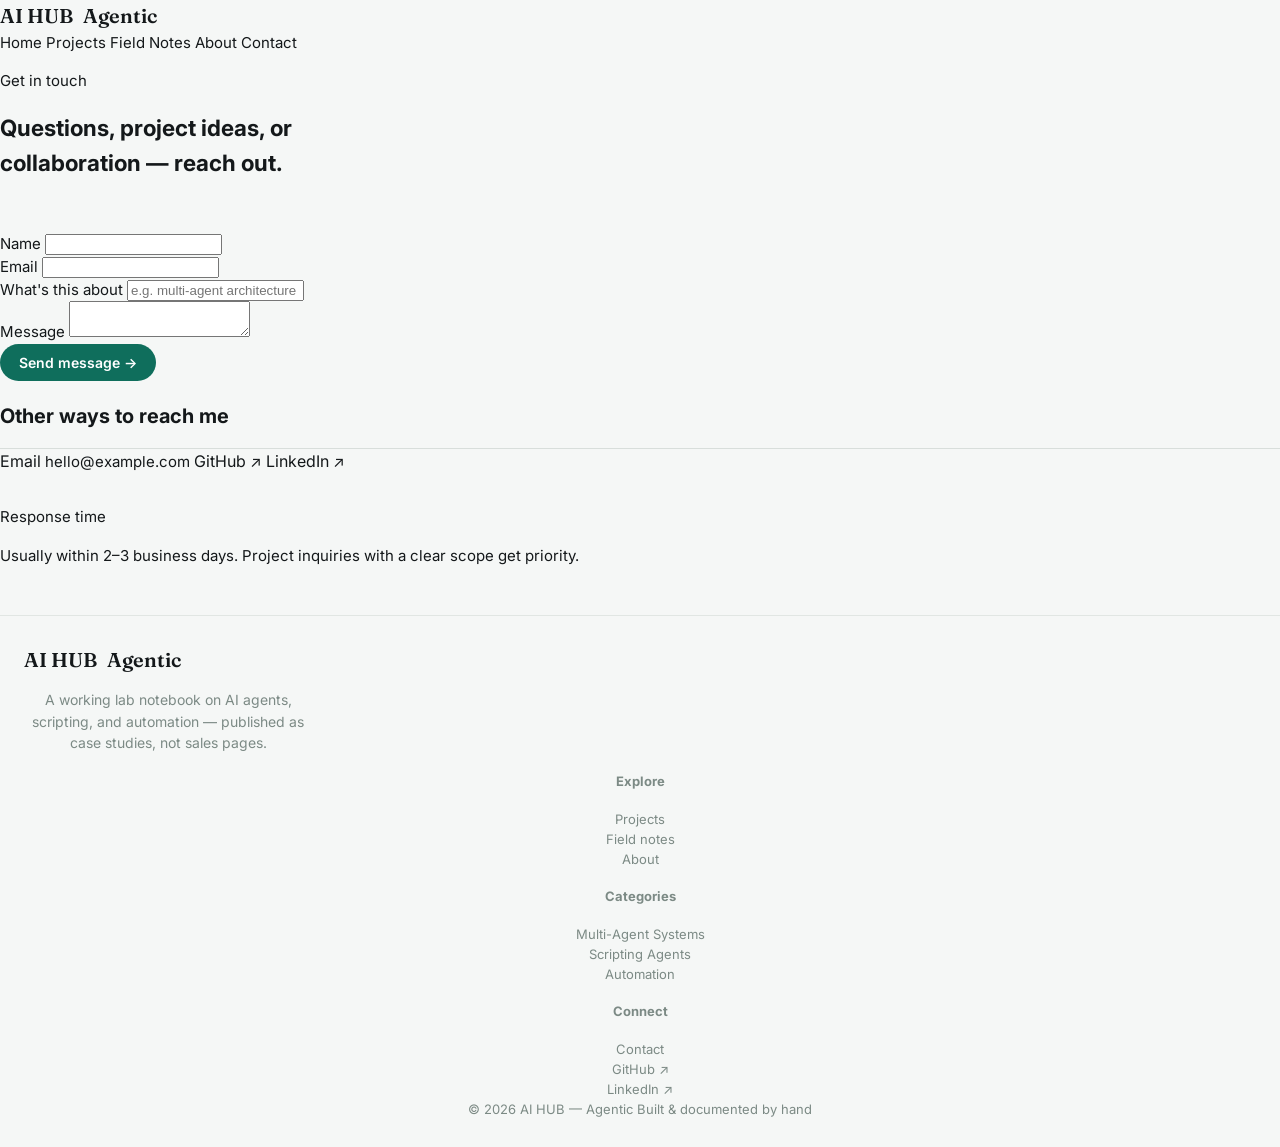
<file: contact.html>
<!DOCTYPE html>
<html lang="en">
<head>
<meta charset="UTF-8">
<meta name="viewport" content="width=device-width, initial-scale=1.0">
<title>Contact — AI HUB Agentic</title>
<meta name="description" content="Get in touch about agentic systems, automation projects, or new posts.">
<link rel="preconnect" href="https://fonts.googleapis.com">
<link href="https://fonts.googleapis.com/css2?family=Fraunces:ital,opsz,wght@0,9..144,400;0,9..144,500;0,9..144,600;1,9..144,500&family=Inter:wght@400;500;600&family=JetBrains+Mono:wght@400;500&display=swap" rel="stylesheet">
<link rel="stylesheet" href="css/style.css">
</head>
<body>

<header class="site-header">
  <div class="wrap">
    <a href="index.html" class="brand">AI HUB <span class="brand-tag">Agentic</span></a>
    <nav class="main-nav">
      <a href="index.html">Home</a>
      <a href="projects.html">Projects</a>
      <a href="blog.html">Field Notes</a>
      <a href="about.html">About</a>
      <a href="contact.html" class="active">Contact</a>
    </nav>
    <button class="nav-toggle" aria-label="Toggle menu" aria-expanded="false"><span></span></button>
  </div>
</header>

<section class="article-head" style="padding-bottom:32px;">
  <div class="wrap">
    <p class="eyebrow">Get in touch</p>
    <h1 style="max-width:22ch;">Questions, project ideas, or collaboration — reach out.</h1>
  </div>
</section>

<section class="section-tight">
  <div class="wrap contact-grid">
    <div>
      <form id="contact-form" onsubmit="return handleSubmit(event)">
        <div class="field">
          <label for="name">Name</label>
          <input type="text" id="name" name="name" required>
        </div>
        <div class="field">
          <label for="email">Email</label>
          <input type="email" id="email" name="email" required>
        </div>
        <div class="field">
          <label for="topic">What's this about</label>
          <input type="text" id="topic" name="topic" placeholder="e.g. multi-agent architecture question">
        </div>
        <div class="field">
          <label for="message">Message</label>
          <textarea id="message" name="message" required></textarea>
        </div>
        <button type="submit" class="btn btn-primary">Send message →</button>
        <p id="form-note" class="mono" style="font-size:12px; margin-top:14px; color:var(--ink-faint);"></p>
      </form>
    </div>

    <div>
      <h3 style="font-size:20px; margin-bottom:16px;">Other ways to reach me</h3>
      <div class="log-list" style="border-top:1px solid var(--line);">
        <a href="mailto:hello@example.com" class="log-row" style="grid-template-columns:1fr auto;">
          <span class="title" style="font-size:16px;">Email</span>
          <span class="meta">hello@example.com</span>
        </a>
        <a href="https://github.com" target="_blank" rel="noopener" class="log-row" style="grid-template-columns:1fr auto;">
          <span class="title" style="font-size:16px;">GitHub</span>
          <span class="meta">↗</span>
        </a>
        <a href="https://linkedin.com" target="_blank" rel="noopener" class="log-row" style="grid-template-columns:1fr auto;">
          <span class="title" style="font-size:16px;">LinkedIn</span>
          <span class="meta">↗</span>
        </a>
      </div>
      <div class="callout" style="margin-top:32px;">
        <span class="label">Response time</span>
        <p>Usually within 2–3 business days. Project inquiries with a clear scope get priority.</p>
      </div>
    </div>
  </div>
</section>

<footer class="site-footer">
  <div class="wrap">
    <div class="footer-grid">
      <div>
        <div class="brand" style="margin-bottom:12px;">AI HUB <span class="brand-tag">Agentic</span></div>
        <p style="font-size:14px; max-width:32ch;">A working lab notebook on AI agents, scripting, and automation — published as case studies, not sales pages.</p>
      </div>
      <div>
        <h4>Explore</h4>
        <ul>
          <li><a href="projects.html">Projects</a></li>
          <li><a href="blog.html">Field notes</a></li>
          <li><a href="about.html">About</a></li>
        </ul>
      </div>
      <div>
        <h4>Categories</h4>
        <ul>
          <li><a href="projects.html">Multi-Agent Systems</a></li>
          <li><a href="projects.html">Scripting Agents</a></li>
          <li><a href="projects.html">Automation</a></li>
        </ul>
      </div>
      <div>
        <h4>Connect</h4>
        <ul>
          <li><a href="contact.html">Contact</a></li>
          <li><a href="https://github.com" target="_blank" rel="noopener">GitHub ↗</a></li>
          <li><a href="https://linkedin.com" target="_blank" rel="noopener">LinkedIn ↗</a></li>
        </ul>
      </div>
    </div>
    <div class="footer-bottom">
      <span>© 2026 AI HUB — Agentic</span>
      <span>Built &amp; documented by hand</span>
    </div>
  </div>
</footer>

<script src="js/main.js"></script>
<script>
  function handleSubmit(e) {
    e.preventDefault();
    const name = document.getElementById('name').value;
    const email = document.getElementById('email').value;
    const topic = document.getElementById('topic').value;
    const message = document.getElementById('message').value;
    const subject = encodeURIComponent(topic || 'Message from AI HUB site');
    const body = encodeURIComponent(`${message}\n\n— ${name} (${email})`);
    window.location.href = `mailto:hello@example.com?subject=${subject}&body=${body}`;
    document.getElementById('form-note').textContent = 'Opening your email client…';
    return false;
  }
</script>
</body>
</html>
</file>
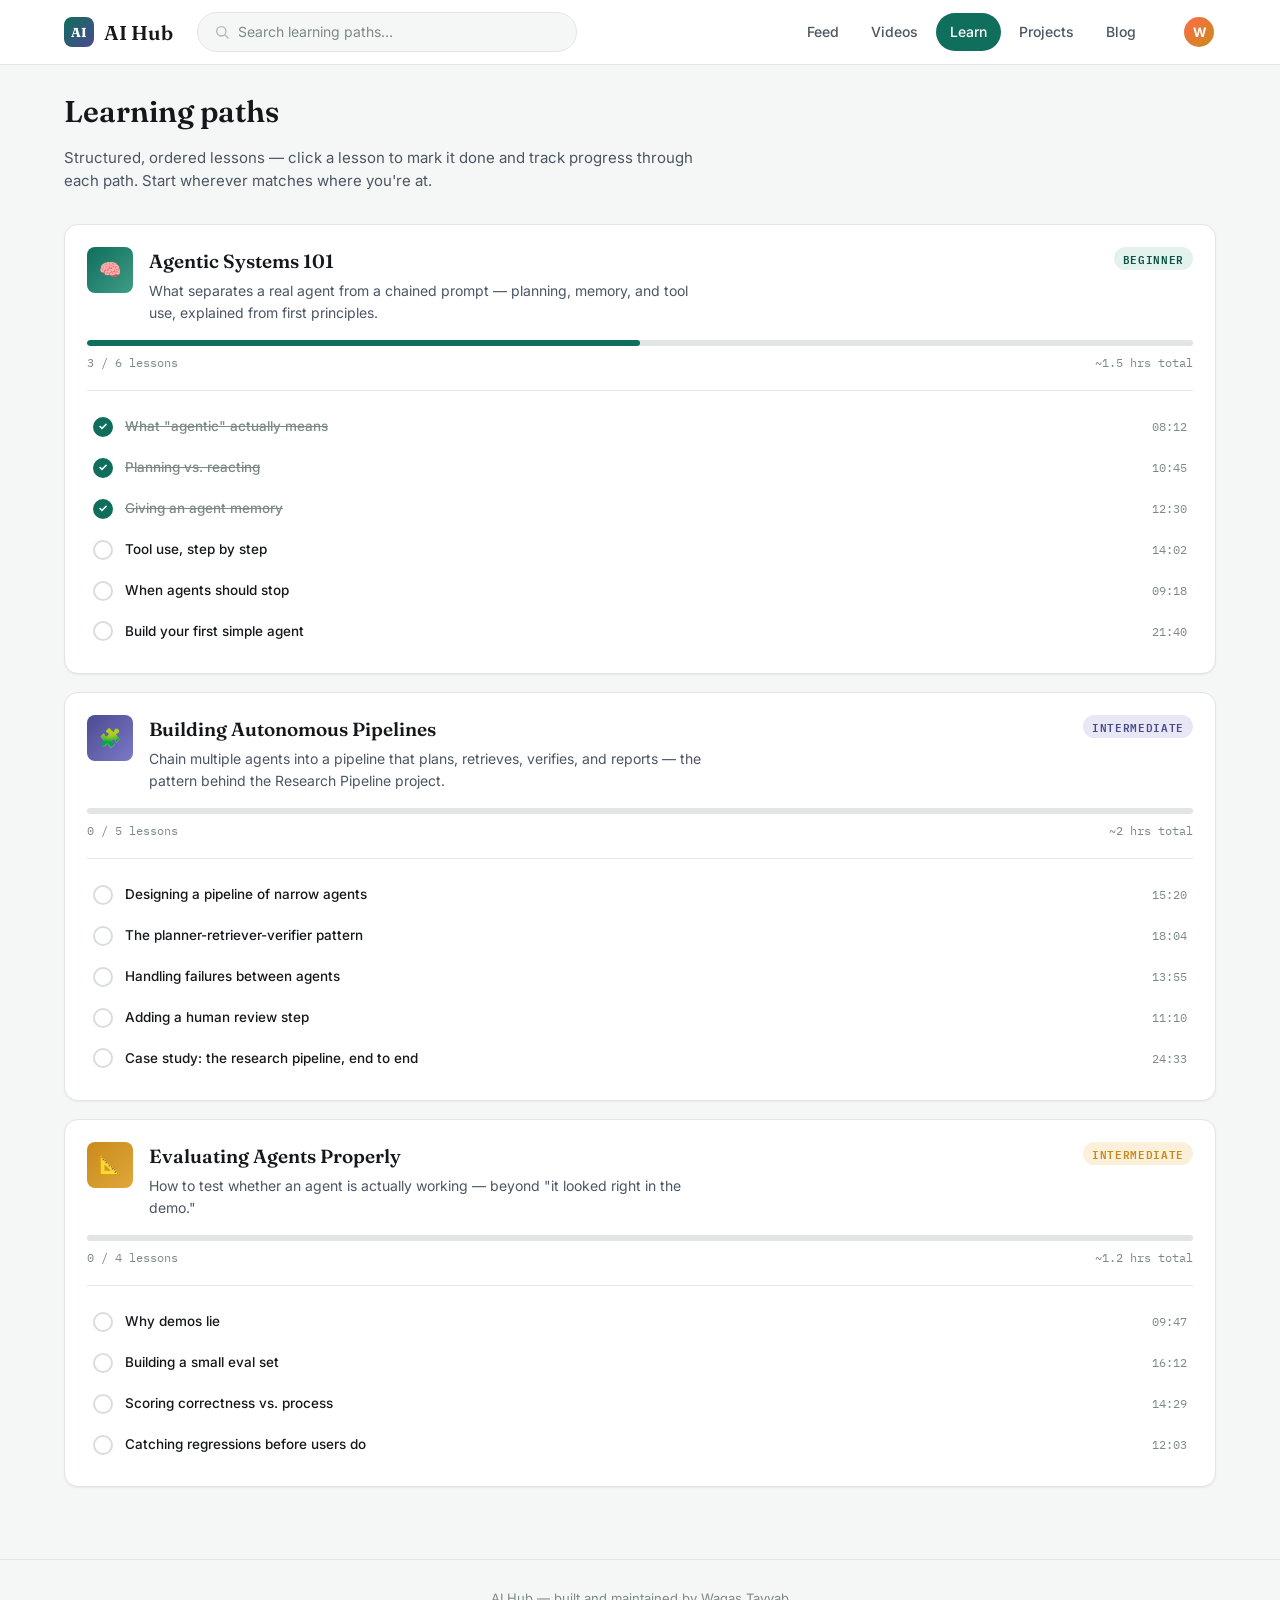
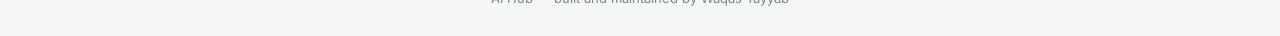
<file: learning.html>
<!DOCTYPE html>
<html lang="en">
<head>
<meta charset="UTF-8">
<meta name="viewport" content="width=device-width, initial-scale=1.0">
<title>AI Hub — Learning Paths</title>
<link rel="preconnect" href="https://fonts.googleapis.com">
<link href="https://fonts.googleapis.com/css2?family=Fraunces:wght@500;600;700&family=Inter:wght@400;500;600;700&family=IBM+Plex+Mono:wght@500;600&display=swap" rel="stylesheet">
<link rel="stylesheet" href="css/style.css">
<style>
  .learn-hero{ max-width: 640px; margin-bottom: 32px; }
  .learn-hero h1{ font-family: 'Fraunces', serif; font-size: 30px; font-weight: 600; margin: 0 0 10px; }
  .learn-hero p{ color: var(--ink-soft); margin: 0; font-size: 15px; }

  .paths{ display: flex; flex-direction: column; gap: 18px; }
  .path-card{ padding: 22px; }
  .path-top{ display: flex; gap: 16px; align-items: flex-start; }
  .path-icon{
    width: 46px; height: 46px; border-radius: var(--radius-sm); flex-shrink: 0;
    display: flex; align-items: center; justify-content: center; color: #fff; font-size: 18px;
  }
  .path-title{ font-family: 'Fraunces', serif; font-weight: 600; font-size: 19px; }
  .path-desc{ color: var(--ink-soft); font-size: 14px; margin: 4px 0 0; max-width: 560px; }
  .path-level{ margin-left: auto; flex-shrink: 0; }

  .progress-track{
    height: 6px; border-radius: 999px; background: var(--border);
    margin-top: 16px; overflow: hidden;
  }
  .progress-fill{ height: 100%; background: var(--primary); border-radius: 999px; transition: width 0.25s ease; }
  .progress-row{ display: flex; justify-content: space-between; margin-top: 8px; }
  .progress-label{ font-size: 12px; color: var(--muted); font-family: 'IBM Plex Mono', monospace; }

  .lessons{
    margin-top: 18px; padding-top: 16px; border-top: 1px solid var(--border);
    display: flex; flex-direction: column; gap: 2px;
  }
  .lesson{
    display: flex; align-items: center; gap: 12px;
    padding: 9px 6px; border-radius: var(--radius-sm);
  }
  .lesson:hover{ background: var(--bg); }
  .lesson-check{
    width: 20px; height: 20px; border-radius: 50%; flex-shrink: 0;
    border: 2px solid var(--line); display: flex; align-items: center; justify-content: center;
    background: var(--surface);
  }
  .lesson-check.done{ background: var(--primary); border-color: var(--primary); }
  .lesson-check.done::after{ content: '✓'; color: #fff; font-size: 11px; font-weight: 700; }
  .lesson-title{ font-size: 13.5px; font-weight: 500; flex: 1; }
  .lesson-check.done ~ .lesson-title{ color: var(--muted); text-decoration: line-through; }
  .lesson-dur{ font-size: 11.5px; color: var(--muted); font-family: 'IBM Plex Mono', monospace; }

  @media (max-width: 640px){
    .path-top{ flex-wrap: wrap; }
    .path-level{ margin-left: 0; }
  }
</style>
</head>
<body>

<nav class="topnav">
  <div class="topnav-inner">
    <a href="index.html" class="brand"><span class="brand-mark">AI</span> AI Hub</a>
    <div class="nav-search">
      <svg width="16" height="16" viewBox="0 0 24 24" fill="none"><circle cx="11" cy="11" r="7" stroke="currentColor" stroke-width="2"/><path d="M21 21l-4.3-4.3" stroke="currentColor" stroke-width="2" stroke-linecap="round"/></svg>
      Search learning paths…
    </div>
    <div class="nav-links">
      <a href="index.html" class="nav-link">Feed</a>
      <a href="videos.html" class="nav-link">Videos</a>
      <a href="learning.html" class="nav-link active">Learn</a>
      <a href="projects.html" class="nav-link">Projects</a>
      <a href="blog.html" class="nav-link">Blog</a>
    </div>
    <div class="nav-avatar">W</div>
    <button class="nav-toggle" aria-label="Menu" aria-expanded="false"><span></span><span></span><span></span></button>
  </div>
</nav>

<main class="page">

  <div class="learn-hero">
    <h1>Learning paths</h1>
    <p>Structured, ordered lessons — click a lesson to mark it done and track progress through each path. Start wherever matches where you're at.</p>
  </div>

  <div class="paths">

    <!-- Path 1 -->
    <div class="card path-card">
      <div class="path-top">
        <div class="path-icon" style="background:linear-gradient(135deg,var(--primary),#3E9C86);">🧠</div>
        <div>
          <div class="path-title">Agentic Systems 101</div>
          <p class="path-desc">What separates a real agent from a chained prompt — planning, memory, and tool use, explained from first principles.</p>
        </div>
        <span class="tag" data-type="update" style="margin-left:auto;">Beginner</span>
      </div>
      <div class="progress-track"><div class="progress-fill" style="width:0%;"></div></div>
      <div class="progress-row"><span class="progress-label">0 / 6 lessons</span><span class="progress-label">~1.5 hrs total</span></div>
      <div class="lessons">
        <label class="lesson"><span class="lesson-check done"></span><span class="lesson-title">What "agentic" actually means</span><span class="lesson-dur">08:12</span></label>
        <label class="lesson"><span class="lesson-check done"></span><span class="lesson-title">Planning vs. reacting</span><span class="lesson-dur">10:45</span></label>
        <label class="lesson"><span class="lesson-check done"></span><span class="lesson-title">Giving an agent memory</span><span class="lesson-dur">12:30</span></label>
        <label class="lesson"><span class="lesson-check"></span><span class="lesson-title">Tool use, step by step</span><span class="lesson-dur">14:02</span></label>
        <label class="lesson"><span class="lesson-check"></span><span class="lesson-title">When agents should stop</span><span class="lesson-dur">09:18</span></label>
        <label class="lesson"><span class="lesson-check"></span><span class="lesson-title">Build your first simple agent</span><span class="lesson-dur">21:40</span></label>
      </div>
    </div>

    <!-- Path 2 -->
    <div class="card path-card">
      <div class="path-top">
        <div class="path-icon" style="background:linear-gradient(135deg,var(--indigo),#7C79C9);">🧩</div>
        <div>
          <div class="path-title">Building Autonomous Pipelines</div>
          <p class="path-desc">Chain multiple agents into a pipeline that plans, retrieves, verifies, and reports — the pattern behind the Research Pipeline project.</p>
        </div>
        <span class="tag" data-type="project" style="margin-left:auto;">Intermediate</span>
      </div>
      <div class="progress-track"><div class="progress-fill" style="width:0%;"></div></div>
      <div class="progress-row"><span class="progress-label">0 / 5 lessons</span><span class="progress-label">~2 hrs total</span></div>
      <div class="lessons">
        <label class="lesson"><span class="lesson-check"></span><span class="lesson-title">Designing a pipeline of narrow agents</span><span class="lesson-dur">15:20</span></label>
        <label class="lesson"><span class="lesson-check"></span><span class="lesson-title">The planner-retriever-verifier pattern</span><span class="lesson-dur">18:04</span></label>
        <label class="lesson"><span class="lesson-check"></span><span class="lesson-title">Handling failures between agents</span><span class="lesson-dur">13:55</span></label>
        <label class="lesson"><span class="lesson-check"></span><span class="lesson-title">Adding a human review step</span><span class="lesson-dur">11:10</span></label>
        <label class="lesson"><span class="lesson-check"></span><span class="lesson-title">Case study: the research pipeline, end to end</span><span class="lesson-dur">24:33</span></label>
      </div>
    </div>

    <!-- Path 3 -->
    <div class="card path-card">
      <div class="path-top">
        <div class="path-icon" style="background:linear-gradient(135deg,var(--amber),#E0A73A);">📐</div>
        <div>
          <div class="path-title">Evaluating Agents Properly</div>
          <p class="path-desc">How to test whether an agent is actually working — beyond "it looked right in the demo."</p>
        </div>
        <span class="tag" data-type="article" style="margin-left:auto;">Intermediate</span>
      </div>
      <div class="progress-track"><div class="progress-fill" style="width:0%;"></div></div>
      <div class="progress-row"><span class="progress-label">0 / 4 lessons</span><span class="progress-label">~1.2 hrs total</span></div>
      <div class="lessons">
        <label class="lesson"><span class="lesson-check"></span><span class="lesson-title">Why demos lie</span><span class="lesson-dur">09:47</span></label>
        <label class="lesson"><span class="lesson-check"></span><span class="lesson-title">Building a small eval set</span><span class="lesson-dur">16:12</span></label>
        <label class="lesson"><span class="lesson-check"></span><span class="lesson-title">Scoring correctness vs. process</span><span class="lesson-dur">14:29</span></label>
        <label class="lesson"><span class="lesson-check"></span><span class="lesson-title">Catching regressions before users do</span><span class="lesson-dur">12:03</span></label>
      </div>
    </div>

  </div>
</main>

<footer class="site-footer">AI Hub — built and maintained by Waqas Tayyab</footer>

<script src="js/app.js"></script>
</body>
</html>
</file>
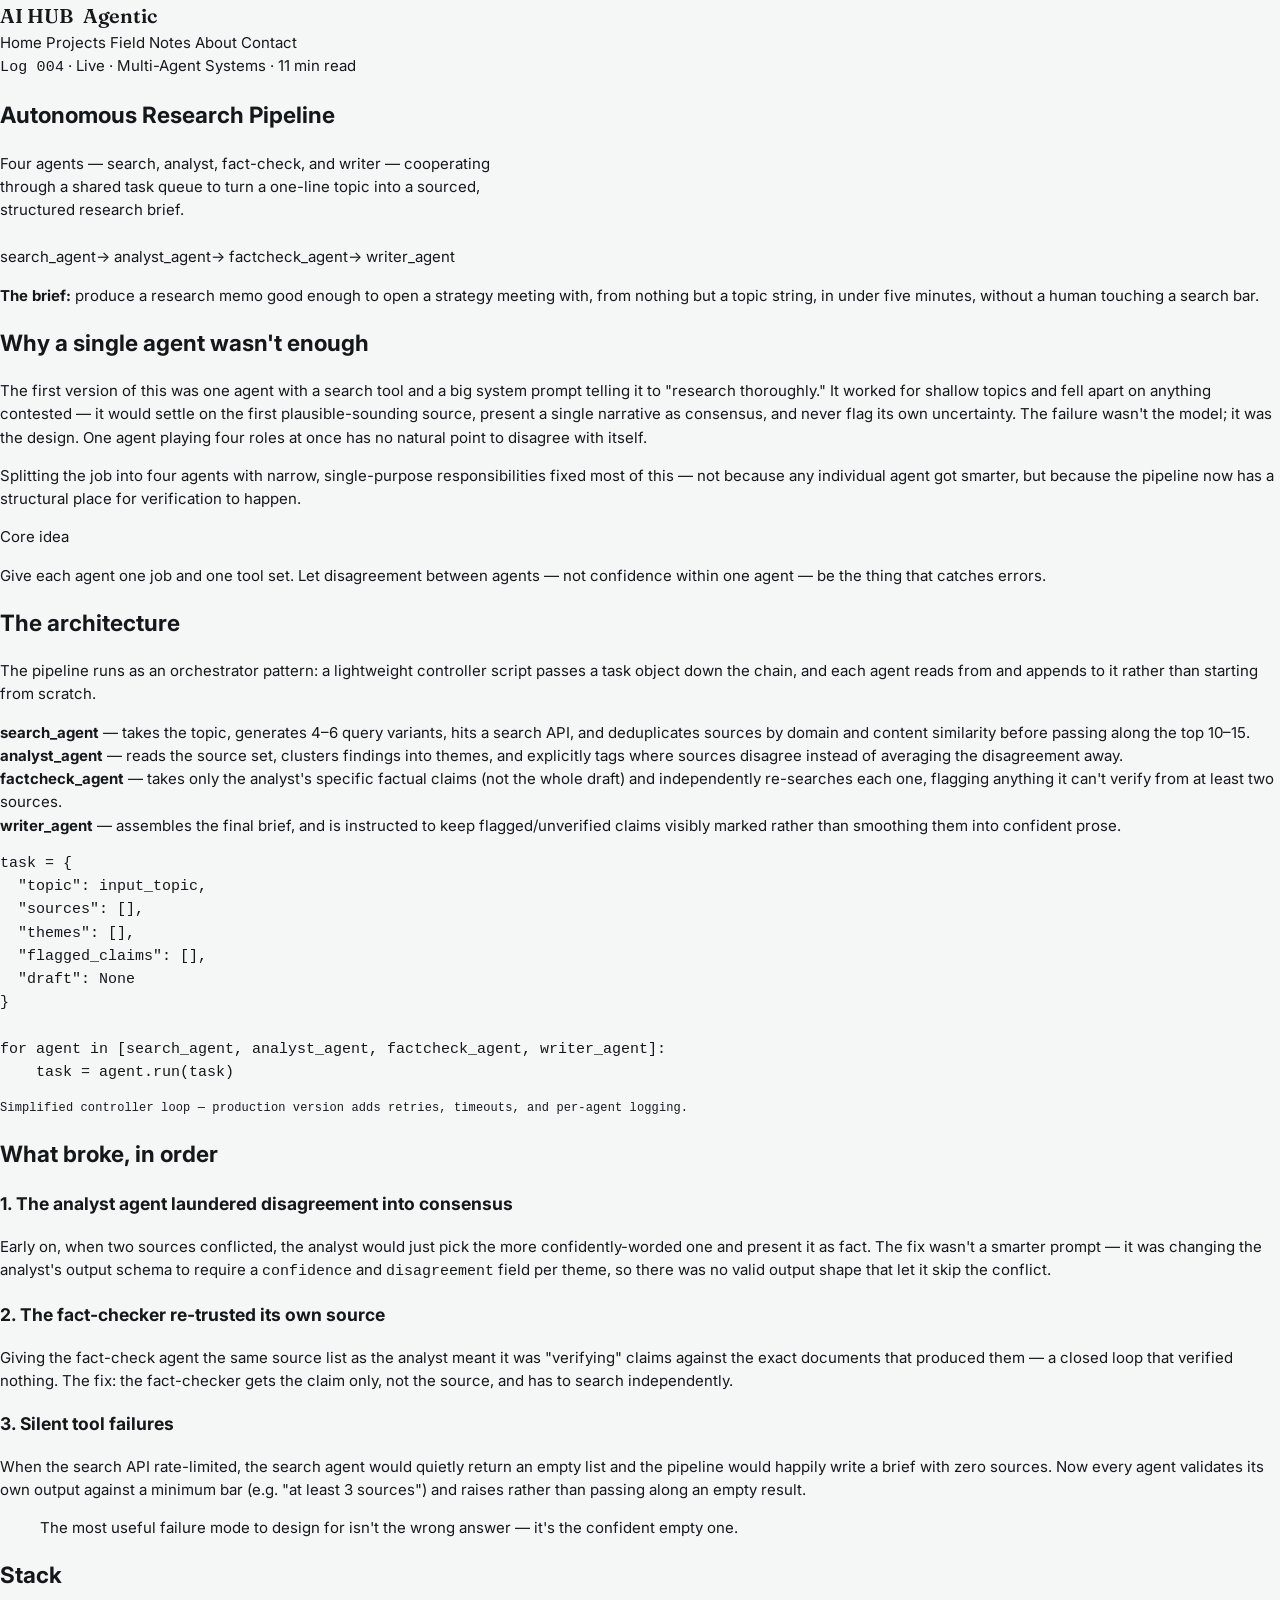
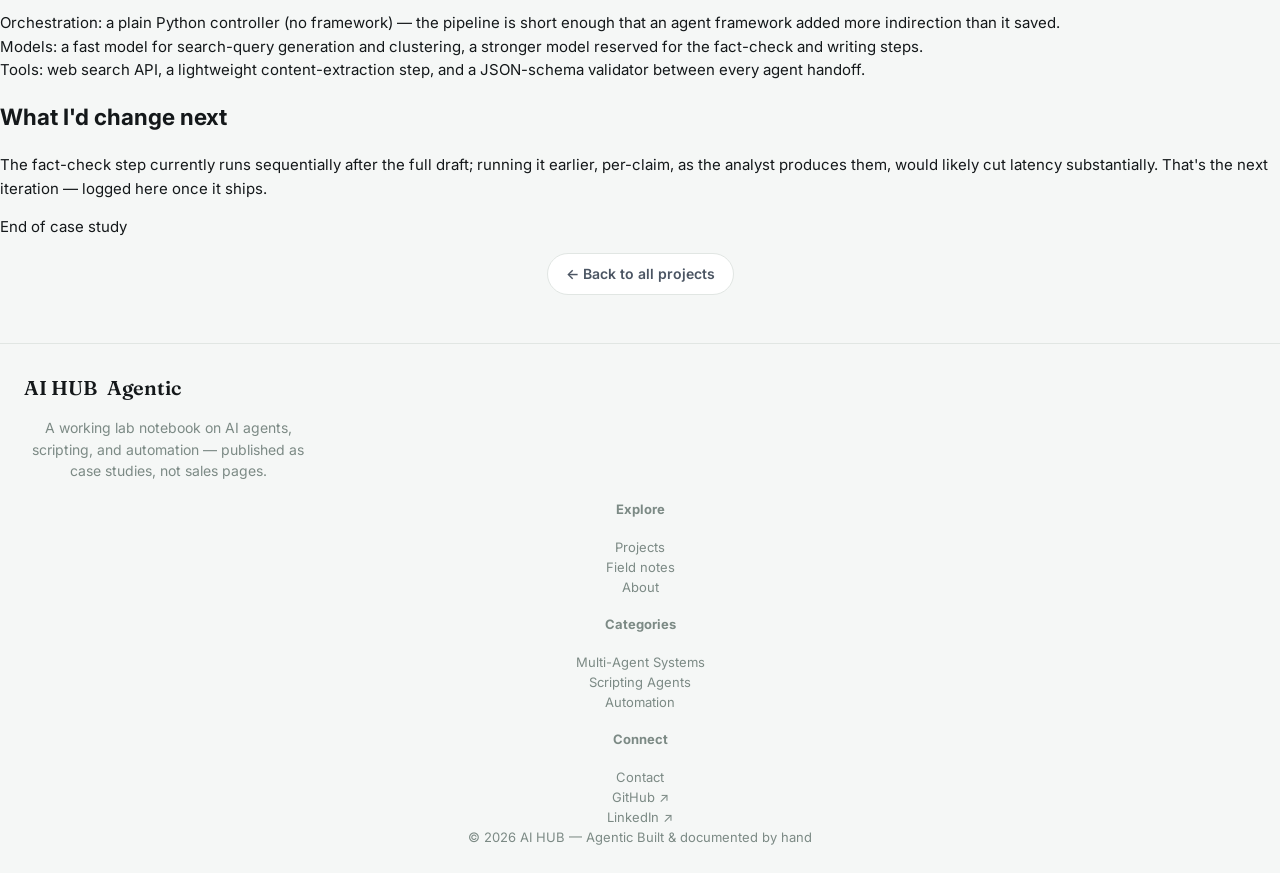
<file: project-autonomous-research-pipeline.html>
<!DOCTYPE html>
<html lang="en">
<head>
<meta charset="UTF-8">
<meta name="viewport" content="width=device-width, initial-scale=1.0">
<title>Autonomous Research Pipeline — AI HUB Agentic</title>
<meta name="description" content="Case study: a four-agent pipeline that turns a topic into a sourced, fact-checked research brief.">
<link rel="preconnect" href="https://fonts.googleapis.com">
<link href="https://fonts.googleapis.com/css2?family=Fraunces:ital,opsz,wght@0,9..144,400;0,9..144,500;0,9..144,600;1,9..144,500&family=Inter:wght@400;500;600&family=JetBrains+Mono:wght@400;500&display=swap" rel="stylesheet">
<link rel="stylesheet" href="css/style.css">
</head>
<body>

<header class="site-header">
  <div class="wrap">
    <a href="index.html" class="brand">AI HUB <span class="brand-tag">Agentic</span></a>
    <nav class="main-nav">
      <a href="index.html">Home</a>
      <a href="projects.html" class="active">Projects</a>
      <a href="blog.html">Field Notes</a>
      <a href="about.html">About</a>
      <a href="contact.html">Contact</a>
    </nav>
    <button class="nav-toggle" aria-label="Toggle menu" aria-expanded="false"><span></span></button>
  </div>
</header>

<section class="article-head">
  <div class="wrap">
    <div class="article-meta">
      <span class="mono">Log 004</span>
      <span>·</span>
      <span class="status status-live">Live</span>
      <span>·</span>
      <span>Multi-Agent Systems</span>
      <span>·</span>
      <span>11 min read</span>
    </div>
    <h1>Autonomous Research Pipeline</h1>
    <p class="lede" style="max-width:60ch;">Four agents — search, analyst, fact-check, and writer — cooperating through a shared task queue to turn a one-line topic into a sourced, structured research brief.</p>
    <div class="pipeline-strip" style="margin-top:24px;">
      <span class="node">search_agent</span><span class="arrow">→</span>
      <span class="node">analyst_agent</span><span class="arrow">→</span>
      <span class="node">factcheck_agent</span><span class="arrow">→</span>
      <span class="node">writer_agent</span>
    </div>
  </div>
</section>

<section>
  <div class="wrap prose">

    <p><strong>The brief:</strong> produce a research memo good enough to open a strategy meeting with, from nothing but a topic string, in under five minutes, without a human touching a search bar.</p>

    <h2>Why a single agent wasn't enough</h2>
    <p>The first version of this was one agent with a search tool and a big system prompt telling it to "research thoroughly." It worked for shallow topics and fell apart on anything contested — it would settle on the first plausible-sounding source, present a single narrative as consensus, and never flag its own uncertainty. The failure wasn't the model; it was the design. One agent playing four roles at once has no natural point to disagree with itself.</p>

    <p>Splitting the job into four agents with narrow, single-purpose responsibilities fixed most of this — not because any individual agent got smarter, but because the pipeline now has a structural place for verification to happen.</p>

    <div class="callout">
      <span class="label">Core idea</span>
      <p>Give each agent one job and one tool set. Let disagreement between agents — not confidence within one agent — be the thing that catches errors.</p>
    </div>

    <h2>The architecture</h2>
    <p>The pipeline runs as an orchestrator pattern: a lightweight controller script passes a task object down the chain, and each agent reads from and appends to it rather than starting from scratch.</p>

    <ul>
      <li><strong>search_agent</strong> — takes the topic, generates 4–6 query variants, hits a search API, and deduplicates sources by domain and content similarity before passing along the top 10–15.</li>
      <li><strong>analyst_agent</strong> — reads the source set, clusters findings into themes, and explicitly tags where sources disagree instead of averaging the disagreement away.</li>
      <li><strong>factcheck_agent</strong> — takes only the analyst's specific factual claims (not the whole draft) and independently re-searches each one, flagging anything it can't verify from at least two sources.</li>
      <li><strong>writer_agent</strong> — assembles the final brief, and is instructed to keep flagged/unverified claims visibly marked rather than smoothing them into confident prose.</li>
    </ul>

    <pre><code>task = {
  "topic": input_topic,
  "sources": [],
  "themes": [],
  "flagged_claims": [],
  "draft": None
}

for agent in [search_agent, analyst_agent, factcheck_agent, writer_agent]:
    task = agent.run(task)
</code></pre>
    <p class="mono" style="font-size:12px; color:var(--ink-faint);">Simplified controller loop — production version adds retries, timeouts, and per-agent logging.</p>

    <h2>What broke, in order</h2>

    <h3>1. The analyst agent laundered disagreement into consensus</h3>
    <p>Early on, when two sources conflicted, the analyst would just pick the more confidently-worded one and present it as fact. The fix wasn't a smarter prompt — it was changing the analyst's output schema to require a <code>confidence</code> and <code>disagreement</code> field per theme, so there was no valid output shape that let it skip the conflict.</p>

    <h3>2. The fact-checker re-trusted its own source</h3>
    <p>Giving the fact-check agent the same source list as the analyst meant it was "verifying" claims against the exact documents that produced them — a closed loop that verified nothing. The fix: the fact-checker gets the claim only, not the source, and has to search independently.</p>

    <h3>3. Silent tool failures</h3>
    <p>When the search API rate-limited, the search agent would quietly return an empty list and the pipeline would happily write a brief with zero sources. Now every agent validates its own output against a minimum bar (e.g. "at least 3 sources") and raises rather than passing along an empty result.</p>

    <blockquote>The most useful failure mode to design for isn't the wrong answer — it's the confident empty one.</blockquote>

    <h2>Stack</h2>
    <ul>
      <li>Orchestration: a plain Python controller (no framework) — the pipeline is short enough that an agent framework added more indirection than it saved.</li>
      <li>Models: a fast model for search-query generation and clustering, a stronger model reserved for the fact-check and writing steps.</li>
      <li>Tools: web search API, a lightweight content-extraction step, and a JSON-schema validator between every agent handoff.</li>
    </ul>

    <h2>What I'd change next</h2>
    <p>The fact-check step currently runs sequentially after the full draft; running it earlier, per-claim, as the analyst produces them, would likely cut latency substantially. That's the next iteration — logged here once it ships.</p>

    <div class="divider-row"><div class="line"></div><span>End of case study</span><div class="line"></div></div>

    <p style="text-align:center;"><a href="projects.html" class="btn btn-ghost">← Back to all projects</a></p>

  </div>
</section>

<footer class="site-footer">
  <div class="wrap">
    <div class="footer-grid">
      <div>
        <div class="brand" style="margin-bottom:12px;">AI HUB <span class="brand-tag">Agentic</span></div>
        <p style="font-size:14px; max-width:32ch;">A working lab notebook on AI agents, scripting, and automation — published as case studies, not sales pages.</p>
      </div>
      <div>
        <h4>Explore</h4>
        <ul>
          <li><a href="projects.html">Projects</a></li>
          <li><a href="blog.html">Field notes</a></li>
          <li><a href="about.html">About</a></li>
        </ul>
      </div>
      <div>
        <h4>Categories</h4>
        <ul>
          <li><a href="projects.html">Multi-Agent Systems</a></li>
          <li><a href="projects.html">Scripting Agents</a></li>
          <li><a href="projects.html">Automation</a></li>
        </ul>
      </div>
      <div>
        <h4>Connect</h4>
        <ul>
          <li><a href="contact.html">Contact</a></li>
          <li><a href="https://github.com" target="_blank" rel="noopener">GitHub ↗</a></li>
          <li><a href="https://linkedin.com" target="_blank" rel="noopener">LinkedIn ↗</a></li>
        </ul>
      </div>
    </div>
    <div class="footer-bottom">
      <span>© 2026 AI HUB — Agentic</span>
      <span>Built &amp; documented by hand</span>
    </div>
  </div>
</footer>

<script src="js/main.js"></script>
</body>
</html>
</file>
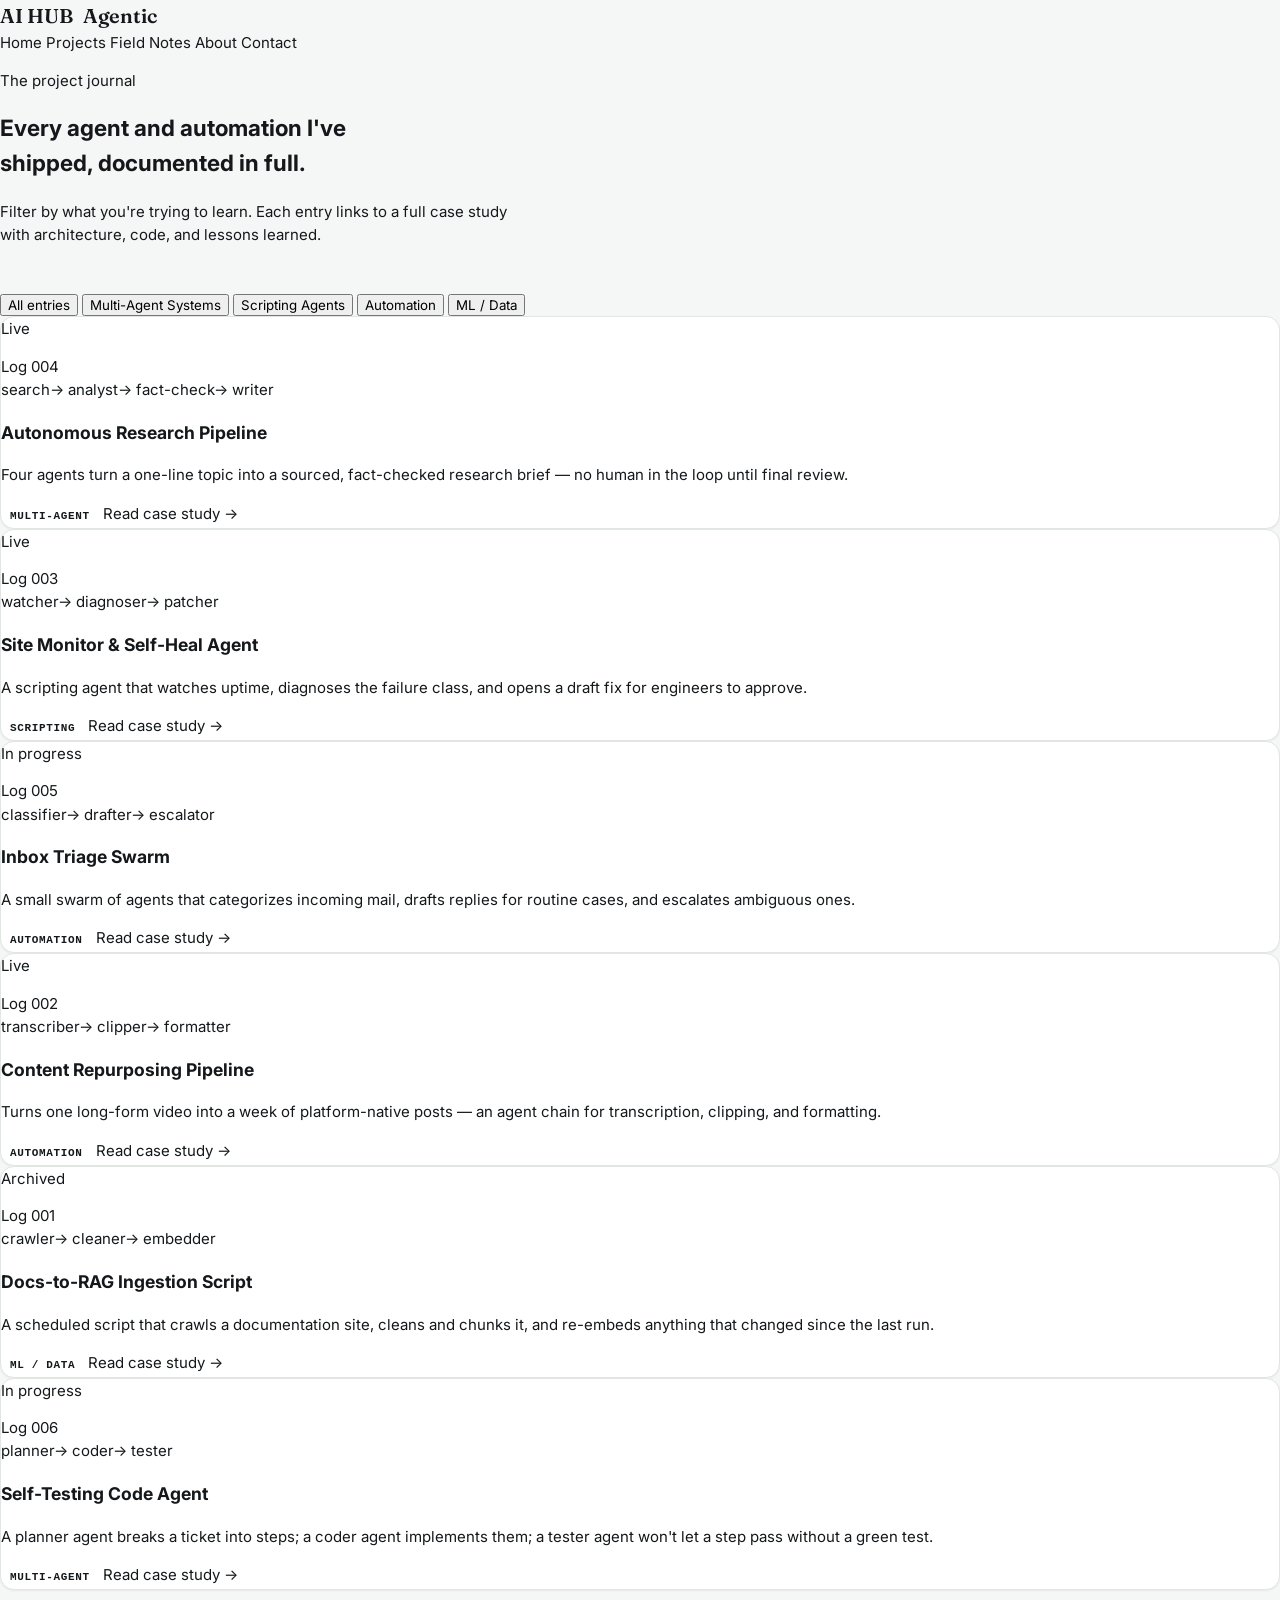
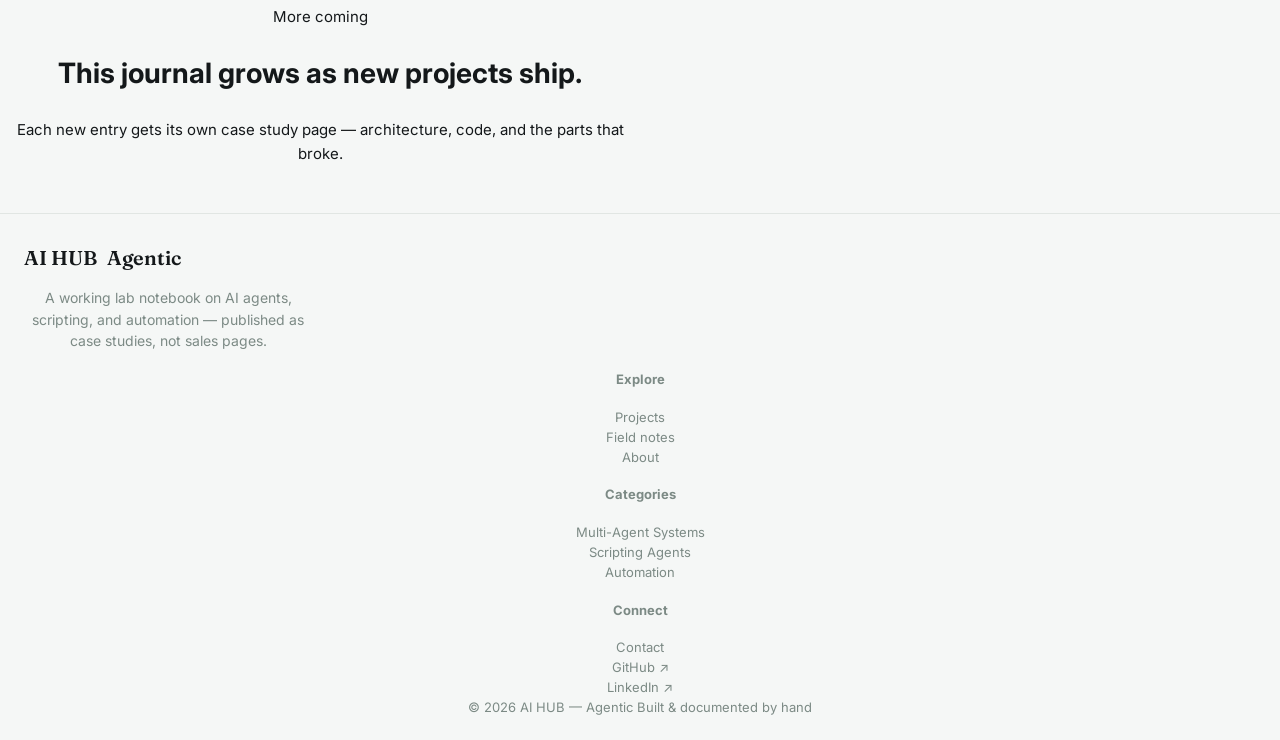
<file: projects.html>
<!DOCTYPE html>
<html lang="en">
<head>
<meta charset="UTF-8">
<meta name="viewport" content="width=device-width, initial-scale=1.0">
<title>Projects — AI HUB Agentic</title>
<meta name="description" content="Case studies of AI agents, scripting automations, and multi-agent pipelines — with architecture, code, and what broke.">
<link rel="preconnect" href="https://fonts.googleapis.com">
<link href="https://fonts.googleapis.com/css2?family=Fraunces:ital,opsz,wght@0,9..144,400;0,9..144,500;0,9..144,600;1,9..144,500&family=Inter:wght@400;500;600&family=JetBrains+Mono:wght@400;500&display=swap" rel="stylesheet">
<link rel="stylesheet" href="css/style.css">
</head>
<body>

<header class="site-header">
  <div class="wrap">
    <a href="index.html" class="brand">AI HUB <span class="brand-tag">Agentic</span></a>
    <nav class="main-nav">
      <a href="index.html">Home</a>
      <a href="projects.html" class="active">Projects</a>
      <a href="blog.html">Field Notes</a>
      <a href="about.html">About</a>
      <a href="contact.html">Contact</a>
    </nav>
    <button class="nav-toggle" aria-label="Toggle menu" aria-expanded="false"><span></span></button>
  </div>
</header>

<section class="article-head" style="padding-bottom:32px;">
  <div class="wrap">
    <p class="eyebrow">The project journal</p>
    <h1 style="max-width:26ch;">Every agent and automation I've shipped, documented in full.</h1>
    <p class="lede" style="max-width:60ch;">Filter by what you're trying to learn. Each entry links to a full case study with architecture, code, and lessons learned.</p>
  </div>
</section>

<section class="section-tight">
  <div class="wrap">
    <div class="filter-row">
      <button class="chip active" data-filter="all">All entries</button>
      <button class="chip" data-filter="agents">Multi-Agent Systems</button>
      <button class="chip" data-filter="scripting">Scripting Agents</button>
      <button class="chip" data-filter="automation">Automation</button>
      <button class="chip" data-filter="ml">ML / Data</button>
    </div>

    <div class="grid-3">

      <div class="card" data-tags="agents">
        <span class="status status-live">Live</span>
        <div class="entry-num" style="margin-top:14px;">Log 004</div>
        <div class="pipeline-strip">
          <span class="node">search</span><span class="arrow">→</span>
          <span class="node">analyst</span><span class="arrow">→</span>
          <span class="node">fact-check</span><span class="arrow">→</span>
          <span class="node">writer</span>
        </div>
        <h3>Autonomous Research Pipeline</h3>
        <p>Four agents turn a one-line topic into a sourced, fact-checked research brief — no human in the loop until final review.</p>
        <div class="card-foot">
          <span class="tag">Multi-Agent</span>
          <a href="project-autonomous-research-pipeline.html" class="read-link">Read case study →</a>
        </div>
      </div>

      <div class="card" data-tags="scripting,automation">
        <span class="status status-live">Live</span>
        <div class="entry-num" style="margin-top:14px;">Log 003</div>
        <div class="pipeline-strip">
          <span class="node">watcher</span><span class="arrow">→</span>
          <span class="node">diagnoser</span><span class="arrow">→</span>
          <span class="node">patcher</span>
        </div>
        <h3>Site Monitor &amp; Self-Heal Agent</h3>
        <p>A scripting agent that watches uptime, diagnoses the failure class, and opens a draft fix for engineers to approve.</p>
        <div class="card-foot">
          <span class="tag">Scripting</span>
          <a href="#" class="read-link">Read case study →</a>
        </div>
      </div>

      <div class="card" data-tags="agents,automation">
        <span class="status status-progress">In progress</span>
        <div class="entry-num" style="margin-top:14px;">Log 005</div>
        <div class="pipeline-strip">
          <span class="node">classifier</span><span class="arrow">→</span>
          <span class="node">drafter</span><span class="arrow">→</span>
          <span class="node">escalator</span>
        </div>
        <h3>Inbox Triage Swarm</h3>
        <p>A small swarm of agents that categorizes incoming mail, drafts replies for routine cases, and escalates ambiguous ones.</p>
        <div class="card-foot">
          <span class="tag">Automation</span>
          <a href="#" class="read-link">Read case study →</a>
        </div>
      </div>

      <div class="card" data-tags="automation,ml">
        <span class="status status-live">Live</span>
        <div class="entry-num" style="margin-top:14px;">Log 002</div>
        <div class="pipeline-strip">
          <span class="node">transcriber</span><span class="arrow">→</span>
          <span class="node">clipper</span><span class="arrow">→</span>
          <span class="node">formatter</span>
        </div>
        <h3>Content Repurposing Pipeline</h3>
        <p>Turns one long-form video into a week of platform-native posts — an agent chain for transcription, clipping, and formatting.</p>
        <div class="card-foot">
          <span class="tag">Automation</span>
          <a href="#" class="read-link">Read case study →</a>
        </div>
      </div>

      <div class="card" data-tags="ml,scripting">
        <span class="status status-archived">Archived</span>
        <div class="entry-num" style="margin-top:14px;">Log 001</div>
        <div class="pipeline-strip">
          <span class="node">crawler</span><span class="arrow">→</span>
          <span class="node">cleaner</span><span class="arrow">→</span>
          <span class="node">embedder</span>
        </div>
        <h3>Docs-to-RAG Ingestion Script</h3>
        <p>A scheduled script that crawls a documentation site, cleans and chunks it, and re-embeds anything that changed since the last run.</p>
        <div class="card-foot">
          <span class="tag">ML / Data</span>
          <a href="#" class="read-link">Read case study →</a>
        </div>
      </div>

      <div class="card" data-tags="agents,ml">
        <span class="status status-progress">In progress</span>
        <div class="entry-num" style="margin-top:14px;">Log 006</div>
        <div class="pipeline-strip">
          <span class="node">planner</span><span class="arrow">→</span>
          <span class="node">coder</span><span class="arrow">→</span>
          <span class="node">tester</span>
        </div>
        <h3>Self-Testing Code Agent</h3>
        <p>A planner agent breaks a ticket into steps; a coder agent implements them; a tester agent won't let a step pass without a green test.</p>
        <div class="card-foot">
          <span class="tag">Multi-Agent</span>
          <a href="#" class="read-link">Read case study →</a>
        </div>
      </div>

    </div>
  </div>
</section>

<section class="section-alt">
  <div class="wrap" style="text-align:center; max-width:640px;">
    <p class="eyebrow" style="justify-content:center;">More coming</p>
    <h2 style="font-size:clamp(22px,3vw,28px);">This journal grows as new projects ship.</h2>
    <p>Each new entry gets its own case study page — architecture, code, and the parts that broke.</p>
  </div>
</section>

<footer class="site-footer">
  <div class="wrap">
    <div class="footer-grid">
      <div>
        <div class="brand" style="margin-bottom:12px;">AI HUB <span class="brand-tag">Agentic</span></div>
        <p style="font-size:14px; max-width:32ch;">A working lab notebook on AI agents, scripting, and automation — published as case studies, not sales pages.</p>
      </div>
      <div>
        <h4>Explore</h4>
        <ul>
          <li><a href="projects.html">Projects</a></li>
          <li><a href="blog.html">Field notes</a></li>
          <li><a href="about.html">About</a></li>
        </ul>
      </div>
      <div>
        <h4>Categories</h4>
        <ul>
          <li><a href="projects.html">Multi-Agent Systems</a></li>
          <li><a href="projects.html">Scripting Agents</a></li>
          <li><a href="projects.html">Automation</a></li>
        </ul>
      </div>
      <div>
        <h4>Connect</h4>
        <ul>
          <li><a href="contact.html">Contact</a></li>
          <li><a href="https://github.com" target="_blank" rel="noopener">GitHub ↗</a></li>
          <li><a href="https://linkedin.com" target="_blank" rel="noopener">LinkedIn ↗</a></li>
        </ul>
      </div>
    </div>
    <div class="footer-bottom">
      <span>© 2026 AI HUB — Agentic</span>
      <span>Built &amp; documented by hand</span>
    </div>
  </div>
</footer>

<script src="js/main.js"></script>
</body>
</html>
</file>
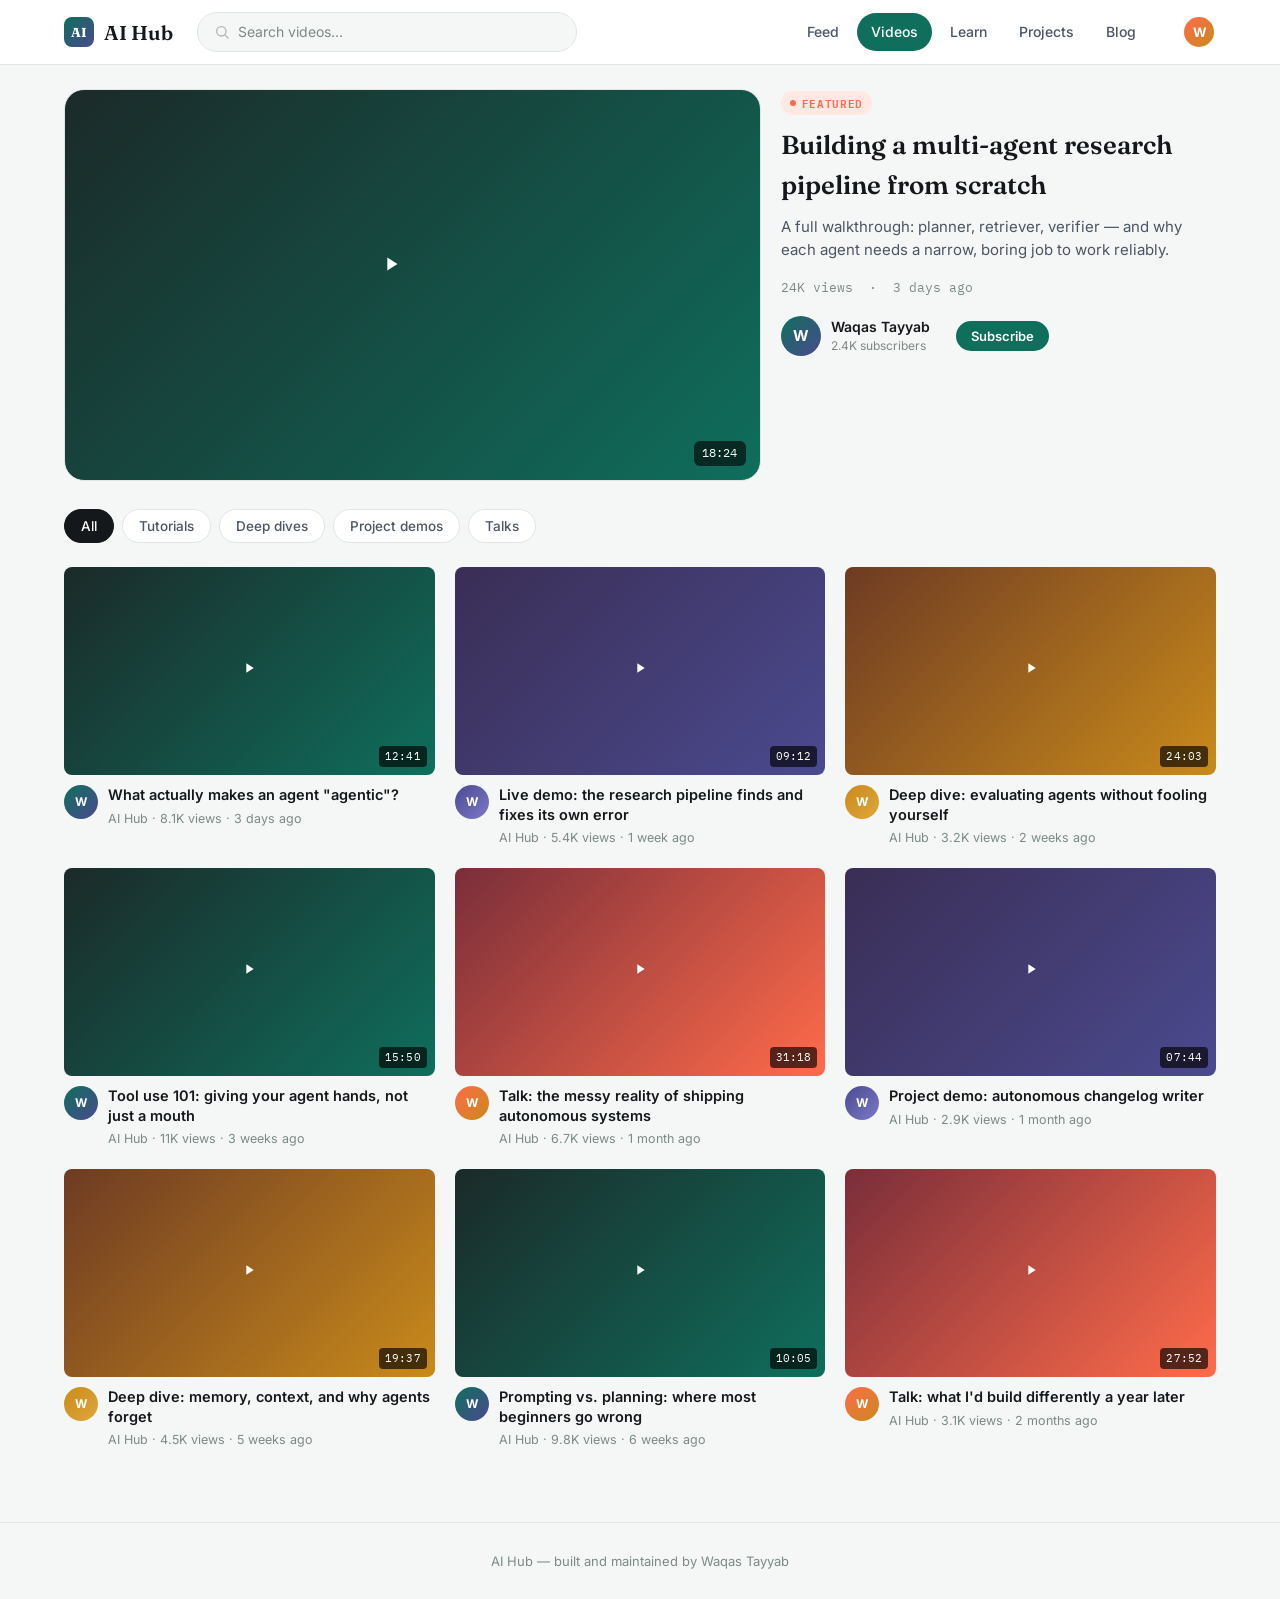
<file: videos.html>
<!DOCTYPE html>
<html lang="en">
<head>
<meta charset="UTF-8">
<meta name="viewport" content="width=device-width, initial-scale=1.0">
<title>AI Hub — Videos</title>
<link rel="preconnect" href="https://fonts.googleapis.com">
<link href="https://fonts.googleapis.com/css2?family=Fraunces:wght@500;600;700&family=Inter:wght@400;500;600;700&family=IBM+Plex+Mono:wght@500;600&display=swap" rel="stylesheet">
<link rel="stylesheet" href="css/style.css">
<style>
  .hero-video{
    display: grid; grid-template-columns: 1.6fr 1fr; gap: 20px;
    margin-bottom: 28px;
  }
  .hero-thumb{
    aspect-ratio: 16/9; border-radius: var(--radius-lg); overflow: hidden;
    background: linear-gradient(135deg, #1B2A29, var(--primary));
    display: flex; align-items: center; justify-content: center;
    position: relative; border: 1px solid var(--border);
  }
  .hero-thumb .play-btn{ width: 64px; height: 64px; }
  .hero-thumb .duration{
    position: absolute; bottom: 14px; right: 14px;
    background: rgba(0,0,0,0.6); color: #fff; font-size: 12px;
    padding: 3px 8px; border-radius: 6px; font-family: 'IBM Plex Mono', monospace;
  }
  .hero-info h1{ font-family: 'Fraunces', serif; font-size: 26px; font-weight: 600; margin: 0 0 10px; }
  .hero-info p{ color: var(--ink-soft); margin: 0 0 16px; }
  .hero-stats{ display:flex; gap:16px; font-size: 13px; color: var(--muted); margin-bottom: 18px; font-family:'IBM Plex Mono',monospace; }
  .hero-channel{ display: flex; align-items: center; gap: 10px; }

  .filter-row{
    display: flex; gap: 8px; margin-bottom: 20px; overflow-x: auto; padding-bottom: 4px;
  }
  .filter-chip{
    flex-shrink: 0; padding: 8px 16px; border-radius: 999px;
    background: var(--surface); border: 1px solid var(--border);
    font-size: 13.5px; font-weight: 500; color: var(--ink-soft);
  }
  .filter-chip.active{ background: var(--ink); color: #fff; border-color: var(--ink); }

  .video-grid{
    display: grid; grid-template-columns: repeat(3, 1fr); gap: 20px;
  }
  .video-card .thumb{
    aspect-ratio: 16/9; border-radius: var(--radius-sm); position: relative;
    display: flex; align-items: center; justify-content: center; color: #fff;
    margin-bottom: 10px; overflow: hidden;
  }
  .video-card .thumb .duration{
    position: absolute; bottom: 8px; right: 8px;
    background: rgba(0,0,0,0.65); font-size: 11px; padding: 2px 6px; border-radius: 4px;
    font-family: 'IBM Plex Mono', monospace;
  }
  .video-card .row{ display: flex; gap: 10px; }
  .video-card .avatar{ width: 34px; height: 34px; font-size: 12px; flex-shrink: 0; }
  .video-card h3{ font-size: 14.5px; font-weight: 600; margin: 0 0 4px; line-height: 1.35; }
  .video-card .meta{ font-size: 12.5px; color: var(--muted); }

  @media (max-width: 980px){
    .hero-video{ grid-template-columns: 1fr; }
    .video-grid{ grid-template-columns: repeat(2, 1fr); }
  }
  @media (max-width: 620px){
    .video-grid{ grid-template-columns: 1fr; }
  }
</style>
</head>
<body>

<nav class="topnav">
  <div class="topnav-inner">
    <a href="index.html" class="brand"><span class="brand-mark">AI</span> AI Hub</a>
    <div class="nav-search">
      <svg width="16" height="16" viewBox="0 0 24 24" fill="none"><circle cx="11" cy="11" r="7" stroke="currentColor" stroke-width="2"/><path d="M21 21l-4.3-4.3" stroke="currentColor" stroke-width="2" stroke-linecap="round"/></svg>
      Search videos…
    </div>
    <div class="nav-links">
      <a href="index.html" class="nav-link">Feed</a>
      <a href="videos.html" class="nav-link active">Videos</a>
      <a href="learning.html" class="nav-link">Learn</a>
      <a href="projects.html" class="nav-link">Projects</a>
      <a href="blog.html" class="nav-link">Blog</a>
    </div>
    <div class="nav-avatar">W</div>
    <button class="nav-toggle" aria-label="Menu" aria-expanded="false"><span></span><span></span><span></span></button>
  </div>
</nav>

<main class="page">

  <!-- Featured video -->
  <div class="hero-video">
    <a href="#" class="hero-thumb">
      <div class="play-btn"><svg width="22" height="22" viewBox="0 0 24 24" fill="white"><path d="M8 5v14l11-7z"/></svg></div>
      <span class="duration mono">18:24</span>
    </a>
    <div class="hero-info">
      <span class="tag" data-type="video" style="margin-bottom:10px;"><span class="tag-dot"></span>Featured</span>
      <h1>Building a multi-agent research pipeline from scratch</h1>
      <p>A full walkthrough: planner, retriever, verifier — and why each agent needs a narrow, boring job to work reliably.</p>
      <div class="hero-stats"><span>24K views</span><span>·</span><span>3 days ago</span></div>
      <div class="hero-channel">
        <div class="avatar" style="width:40px;height:40px;">W</div>
        <div>
          <div style="font-weight:600; font-size:14px;">Waqas Tayyab</div>
          <div style="font-size:12px; color:var(--muted);">2.4K subscribers</div>
        </div>
        <button class="btn btn-primary btn-sm" style="margin-left:16px;">Subscribe</button>
      </div>
    </div>
  </div>

  <!-- Filters -->
  <div class="filter-row" data-tabs="#video-grid">
    <button class="filter-chip active" data-tab="all">All</button>
    <button class="filter-chip" data-tab="tutorial">Tutorials</button>
    <button class="filter-chip" data-tab="deepdive">Deep dives</button>
    <button class="filter-chip" data-tab="demo">Project demos</button>
    <button class="filter-chip" data-tab="talk">Talks</button>
  </div>

  <!-- Grid -->
  <div class="video-grid" id="video-grid">

    <a href="#" class="video-card" data-panel="tutorial">
      <div class="thumb" style="background:linear-gradient(135deg,#1B2A29,var(--primary));">
        <div class="play-btn"><svg width="16" height="16" viewBox="0 0 24 24" fill="white"><path d="M8 5v14l11-7z"/></svg></div>
        <span class="duration mono">12:41</span>
      </div>
      <div class="row">
        <div class="avatar">W</div>
        <div>
          <h3>What actually makes an agent "agentic"?</h3>
          <div class="meta">AI Hub · 8.1K views · 3 days ago</div>
        </div>
      </div>
    </a>

    <a href="#" class="video-card" data-panel="demo">
      <div class="thumb" style="background:linear-gradient(135deg,#3A2E55,var(--indigo));">
        <div class="play-btn"><svg width="16" height="16" viewBox="0 0 24 24" fill="white"><path d="M8 5v14l11-7z"/></svg></div>
        <span class="duration mono">09:12</span>
      </div>
      <div class="row">
        <div class="avatar" style="background:linear-gradient(135deg,var(--indigo),#7C79C9);">W</div>
        <div>
          <h3>Live demo: the research pipeline finds and fixes its own error</h3>
          <div class="meta">AI Hub · 5.4K views · 1 week ago</div>
        </div>
      </div>
    </a>

    <a href="#" class="video-card" data-panel="deepdive">
      <div class="thumb" style="background:linear-gradient(135deg,#6E3B23,var(--amber));">
        <div class="play-btn"><svg width="16" height="16" viewBox="0 0 24 24" fill="white"><path d="M8 5v14l11-7z"/></svg></div>
        <span class="duration mono">24:03</span>
      </div>
      <div class="row">
        <div class="avatar" style="background:linear-gradient(135deg,var(--amber),#E0A73A);">W</div>
        <div>
          <h3>Deep dive: evaluating agents without fooling yourself</h3>
          <div class="meta">AI Hub · 3.2K views · 2 weeks ago</div>
        </div>
      </div>
    </a>

    <a href="#" class="video-card" data-panel="tutorial">
      <div class="thumb" style="background:linear-gradient(135deg,#1B2A29,var(--primary));">
        <div class="play-btn"><svg width="16" height="16" viewBox="0 0 24 24" fill="white"><path d="M8 5v14l11-7z"/></svg></div>
        <span class="duration mono">15:50</span>
      </div>
      <div class="row">
        <div class="avatar">W</div>
        <div>
          <h3>Tool use 101: giving your agent hands, not just a mouth</h3>
          <div class="meta">AI Hub · 11K views · 3 weeks ago</div>
        </div>
      </div>
    </a>

    <a href="#" class="video-card" data-panel="talk">
      <div class="thumb" style="background:linear-gradient(135deg,#7A2E3A,var(--accent));">
        <div class="play-btn"><svg width="16" height="16" viewBox="0 0 24 24" fill="white"><path d="M8 5v14l11-7z"/></svg></div>
        <span class="duration mono">31:18</span>
      </div>
      <div class="row">
        <div class="avatar" style="background:linear-gradient(135deg,var(--accent),var(--amber));">W</div>
        <div>
          <h3>Talk: the messy reality of shipping autonomous systems</h3>
          <div class="meta">AI Hub · 6.7K views · 1 month ago</div>
        </div>
      </div>
    </a>

    <a href="#" class="video-card" data-panel="demo">
      <div class="thumb" style="background:linear-gradient(135deg,#3A2E55,var(--indigo));">
        <div class="play-btn"><svg width="16" height="16" viewBox="0 0 24 24" fill="white"><path d="M8 5v14l11-7z"/></svg></div>
        <span class="duration mono">07:44</span>
      </div>
      <div class="row">
        <div class="avatar" style="background:linear-gradient(135deg,var(--indigo),#7C79C9);">W</div>
        <div>
          <h3>Project demo: autonomous changelog writer</h3>
          <div class="meta">AI Hub · 2.9K views · 1 month ago</div>
        </div>
      </div>
    </a>

    <a href="#" class="video-card" data-panel="deepdive">
      <div class="thumb" style="background:linear-gradient(135deg,#6E3B23,var(--amber));">
        <div class="play-btn"><svg width="16" height="16" viewBox="0 0 24 24" fill="white"><path d="M8 5v14l11-7z"/></svg></div>
        <span class="duration mono">19:37</span>
      </div>
      <div class="row">
        <div class="avatar" style="background:linear-gradient(135deg,var(--amber),#E0A73A);">W</div>
        <div>
          <h3>Deep dive: memory, context, and why agents forget</h3>
          <div class="meta">AI Hub · 4.5K views · 5 weeks ago</div>
        </div>
      </div>
    </a>

    <a href="#" class="video-card" data-panel="tutorial">
      <div class="thumb" style="background:linear-gradient(135deg,#1B2A29,var(--primary));">
        <div class="play-btn"><svg width="16" height="16" viewBox="0 0 24 24" fill="white"><path d="M8 5v14l11-7z"/></svg></div>
        <span class="duration mono">10:05</span>
      </div>
      <div class="row">
        <div class="avatar">W</div>
        <div>
          <h3>Prompting vs. planning: where most beginners go wrong</h3>
          <div class="meta">AI Hub · 9.8K views · 6 weeks ago</div>
        </div>
      </div>
    </a>

    <a href="#" class="video-card" data-panel="talk">
      <div class="thumb" style="background:linear-gradient(135deg,#7A2E3A,var(--accent));">
        <div class="play-btn"><svg width="16" height="16" viewBox="0 0 24 24" fill="white"><path d="M8 5v14l11-7z"/></svg></div>
        <span class="duration mono">27:52</span>
      </div>
      <div class="row">
        <div class="avatar" style="background:linear-gradient(135deg,var(--accent),var(--amber));">W</div>
        <div>
          <h3>Talk: what I'd build differently a year later</h3>
          <div class="meta">AI Hub · 3.1K views · 2 months ago</div>
        </div>
      </div>
    </a>

  </div>
</main>

<footer class="site-footer">AI Hub — built and maintained by Waqas Tayyab</footer>

<script src="js/app.js"></script>
</body>
</html>
</file>
<file: css/style.css>
/* ============================================================
   AI HUB — shared design system
   Display: Fraunces (characterful serif, used sparingly)
   Body:    Inter
   Utility: IBM Plex Mono (timestamps, tags, meta data)
   ============================================================ */

:root{
  --bg:        #F5F7F6;
  --surface:   #FFFFFF;
  --surface-2: #FBFCFB;
  --border:    #E1E6E3;
  --line:      #D8DEDB;

  --ink:       #14181A;
  --ink-soft:  #4B5563;
  --muted:     #7C8A85;

  --primary:      #0F6E5C;
  --primary-dark: #0B5245;
  --primary-soft: #E4F2EE;

  --accent:      #FF6B4A;
  --accent-soft: #FFE9E2;

  --indigo:      #4B4A8F;
  --indigo-soft: #E8E7F5;

  --amber:       #C98A1B;
  --amber-soft:  #FBF0DA;

  --radius-sm: 8px;
  --radius-md: 14px;
  --radius-lg: 20px;

  --shadow-sm: 0 1px 2px rgba(20,24,26,0.06);
  --shadow-md: 0 6px 20px rgba(20,24,26,0.08);

  --max-width: 1200px;
}

*{ box-sizing: border-box; }
html{ scroll-behavior: smooth; }
body{
  margin: 0;
  background: var(--bg);
  color: var(--ink);
  font-family: 'Inter', -apple-system, BlinkMacSystemFont, sans-serif;
  font-size: 15px;
  line-height: 1.55;
  -webkit-font-smoothing: antialiased;
}
img{ max-width: 100%; display: block; }
a{ color: inherit; text-decoration: none; }
button{ font-family: inherit; cursor: pointer; }
ul{ list-style: none; margin: 0; padding: 0; }

.serif{ font-family: 'Fraunces', serif; }
.mono{ font-family: 'IBM Plex Mono', monospace; letter-spacing: 0.01em; }

@media (prefers-reduced-motion: reduce){
  *{ animation-duration: 0.001ms !important; transition-duration: 0.001ms !important; }
}

:focus-visible{
  outline: 2px solid var(--primary);
  outline-offset: 2px;
}

/* ---------- Top nav ---------- */
.topnav{
  position: sticky; top: 0; z-index: 50;
  background: rgba(255,255,255,0.92);
  backdrop-filter: blur(10px);
  border-bottom: 1px solid var(--border);
}
.topnav-inner{
  max-width: var(--max-width);
  margin: 0 auto;
  padding: 0 24px;
  height: 64px;
  display: flex; align-items: center; gap: 24px;
}
.brand{
  display: flex; align-items: center; gap: 10px;
  font-family: 'Fraunces', serif;
  font-weight: 600;
  font-size: 20px;
  color: var(--ink);
  flex-shrink: 0;
}
.brand-mark{
  width: 30px; height: 30px; border-radius: 8px;
  background: linear-gradient(135deg, var(--primary), var(--indigo));
  display: flex; align-items: center; justify-content: center;
  color: #fff; font-size: 13px; font-weight: 700;
}
.nav-search{
  flex: 1; max-width: 380px;
  display: flex; align-items: center; gap: 8px;
  background: var(--bg);
  border: 1px solid var(--border);
  border-radius: 999px;
  padding: 8px 16px;
  color: var(--muted);
  font-size: 14px;
}
.nav-search svg{ flex-shrink: 0; opacity: 0.6; }
.nav-links{
  display: flex; align-items: center; gap: 4px;
  margin-left: auto;
}
.nav-link{
  padding: 8px 14px;
  border-radius: 999px;
  font-size: 14px;
  font-weight: 500;
  color: var(--ink-soft);
  transition: background 0.15s, color 0.15s;
}
.nav-link:hover{ background: var(--primary-soft); color: var(--primary-dark); }
.nav-link.active{ background: var(--primary); color: #fff; }
.nav-avatar{
  width: 34px; height: 34px; border-radius: 50%;
  background: linear-gradient(135deg, var(--accent), var(--amber));
  display: flex; align-items: center; justify-content: center;
  color: #fff; font-weight: 700; font-size: 13px;
  margin-left: 8px; flex-shrink: 0;
  border: 2px solid var(--surface);
}
.nav-toggle{
  display: none;
  background: none; border: none;
  width: 36px; height: 36px;
}
.nav-toggle span{
  display: block; width: 20px; height: 2px; background: var(--ink);
  margin: 4px auto; border-radius: 2px;
}

/* ---------- Page shell ---------- */
.page{
  max-width: var(--max-width);
  margin: 0 auto;
  padding: 24px;
}

/* ---------- Cards ---------- */
.card{
  background: var(--surface);
  border: 1px solid var(--border);
  border-radius: var(--radius-md);
  box-shadow: var(--shadow-sm);
}
.card-pad{ padding: 20px; }

/* ---------- Signal strip: signature element ----------
   Every content unit (post, video, lesson) carries a left-edge
   "signal" — a colored strip + broadcast icon that encodes its
   type, echoing the idea of agents broadcasting updates. */
.signal{
  position: relative;
  padding-left: 18px;
  border-left: 3px solid var(--line);
  border-radius: 2px;
}
.signal[data-type="update"]{ border-left-color: var(--primary); }
.signal[data-type="project"]{ border-left-color: var(--indigo); }
.signal[data-type="article"]{ border-left-color: var(--amber); }
.signal[data-type="video"]{ border-left-color: var(--accent); }

.tag{
  display: inline-flex; align-items: center; gap: 6px;
  font-family: 'IBM Plex Mono', monospace;
  font-size: 11px; text-transform: uppercase; letter-spacing: 0.06em;
  padding: 3px 9px; border-radius: 999px;
  font-weight: 600;
}
.tag[data-type="update"]{ background: var(--primary-soft); color: var(--primary-dark); }
.tag[data-type="project"]{ background: var(--indigo-soft); color: var(--indigo); }
.tag[data-type="article"]{ background: var(--amber-soft); color: var(--amber); }
.tag[data-type="video"]{ background: var(--accent-soft); color: var(--accent); }

.tag-dot{ width: 6px; height: 6px; border-radius: 50%; background: currentColor; }

/* ---------- Buttons ---------- */
.btn{
  display: inline-flex; align-items: center; justify-content: center; gap: 6px;
  padding: 9px 18px;
  border-radius: 999px;
  font-size: 14px; font-weight: 600;
  border: 1px solid transparent;
  transition: transform 0.1s, background 0.15s, border-color 0.15s;
}
.btn:active{ transform: scale(0.97); }
.btn-primary{ background: var(--primary); color: #fff; }
.btn-primary:hover{ background: var(--primary-dark); }
.btn-ghost{ background: var(--surface); color: var(--ink-soft); border-color: var(--border); }
.btn-ghost:hover{ border-color: var(--primary); color: var(--primary-dark); }
.btn-sm{ padding: 6px 14px; font-size: 13px; }

/* ---------- Avatars ---------- */
.avatar{
  border-radius: 50%;
  display: flex; align-items: center; justify-content: center;
  color: #fff; font-weight: 700; flex-shrink: 0;
  background: linear-gradient(135deg, var(--primary), var(--indigo));
}
.avatar.online::after{
  content: ''; display: block; width: 9px; height: 9px; border-radius: 50%;
  background: #2FB86E; border: 2px solid var(--surface);
  transform: translate(70%, 70%);
}

/* ---------- Footer ---------- */
.site-footer{
  border-top: 1px solid var(--border);
  margin-top: 48px;
  padding: 28px 24px;
  text-align: center;
  color: var(--muted);
  font-size: 13px;
}

/* ---------- Responsive ---------- */
@media (max-width: 860px){
  .nav-search{ display: none; }
  .nav-links{ display: none; }
  .nav-toggle{ display: block; margin-left: auto; }
}
</file>
